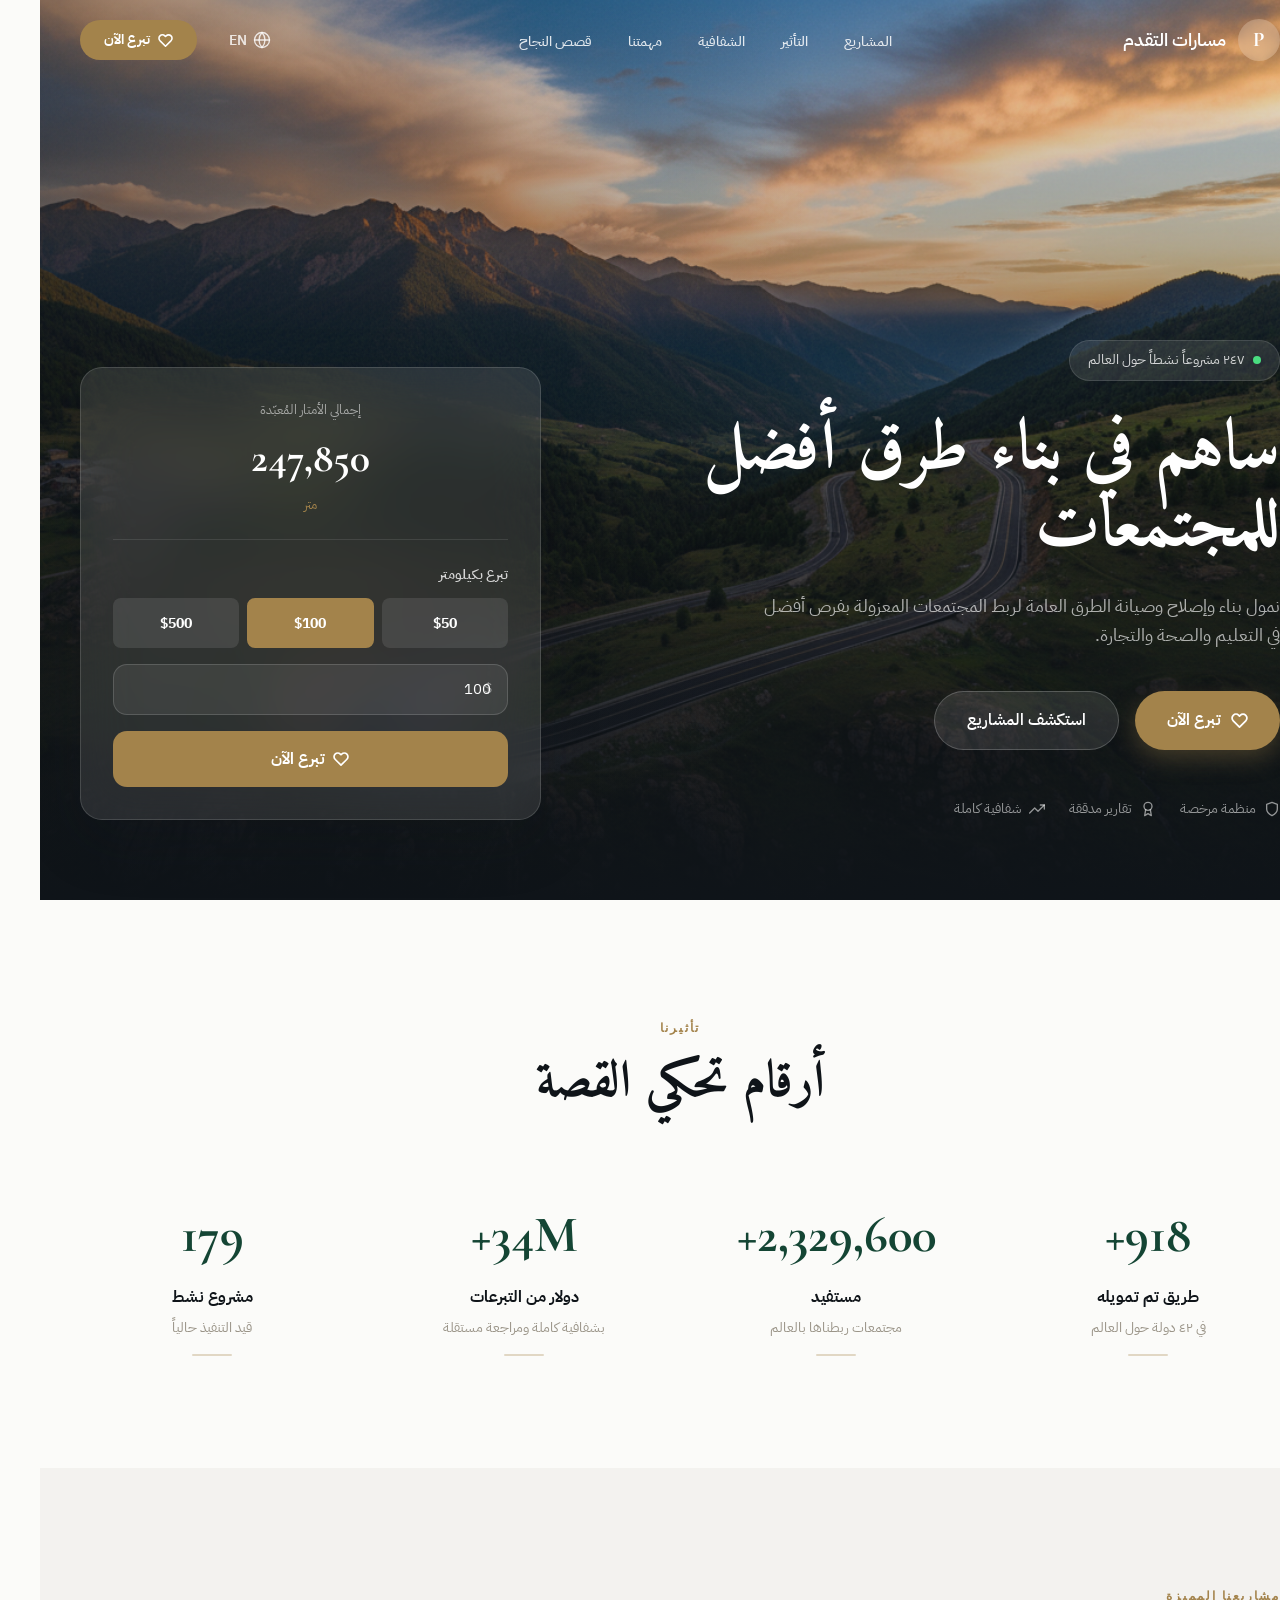
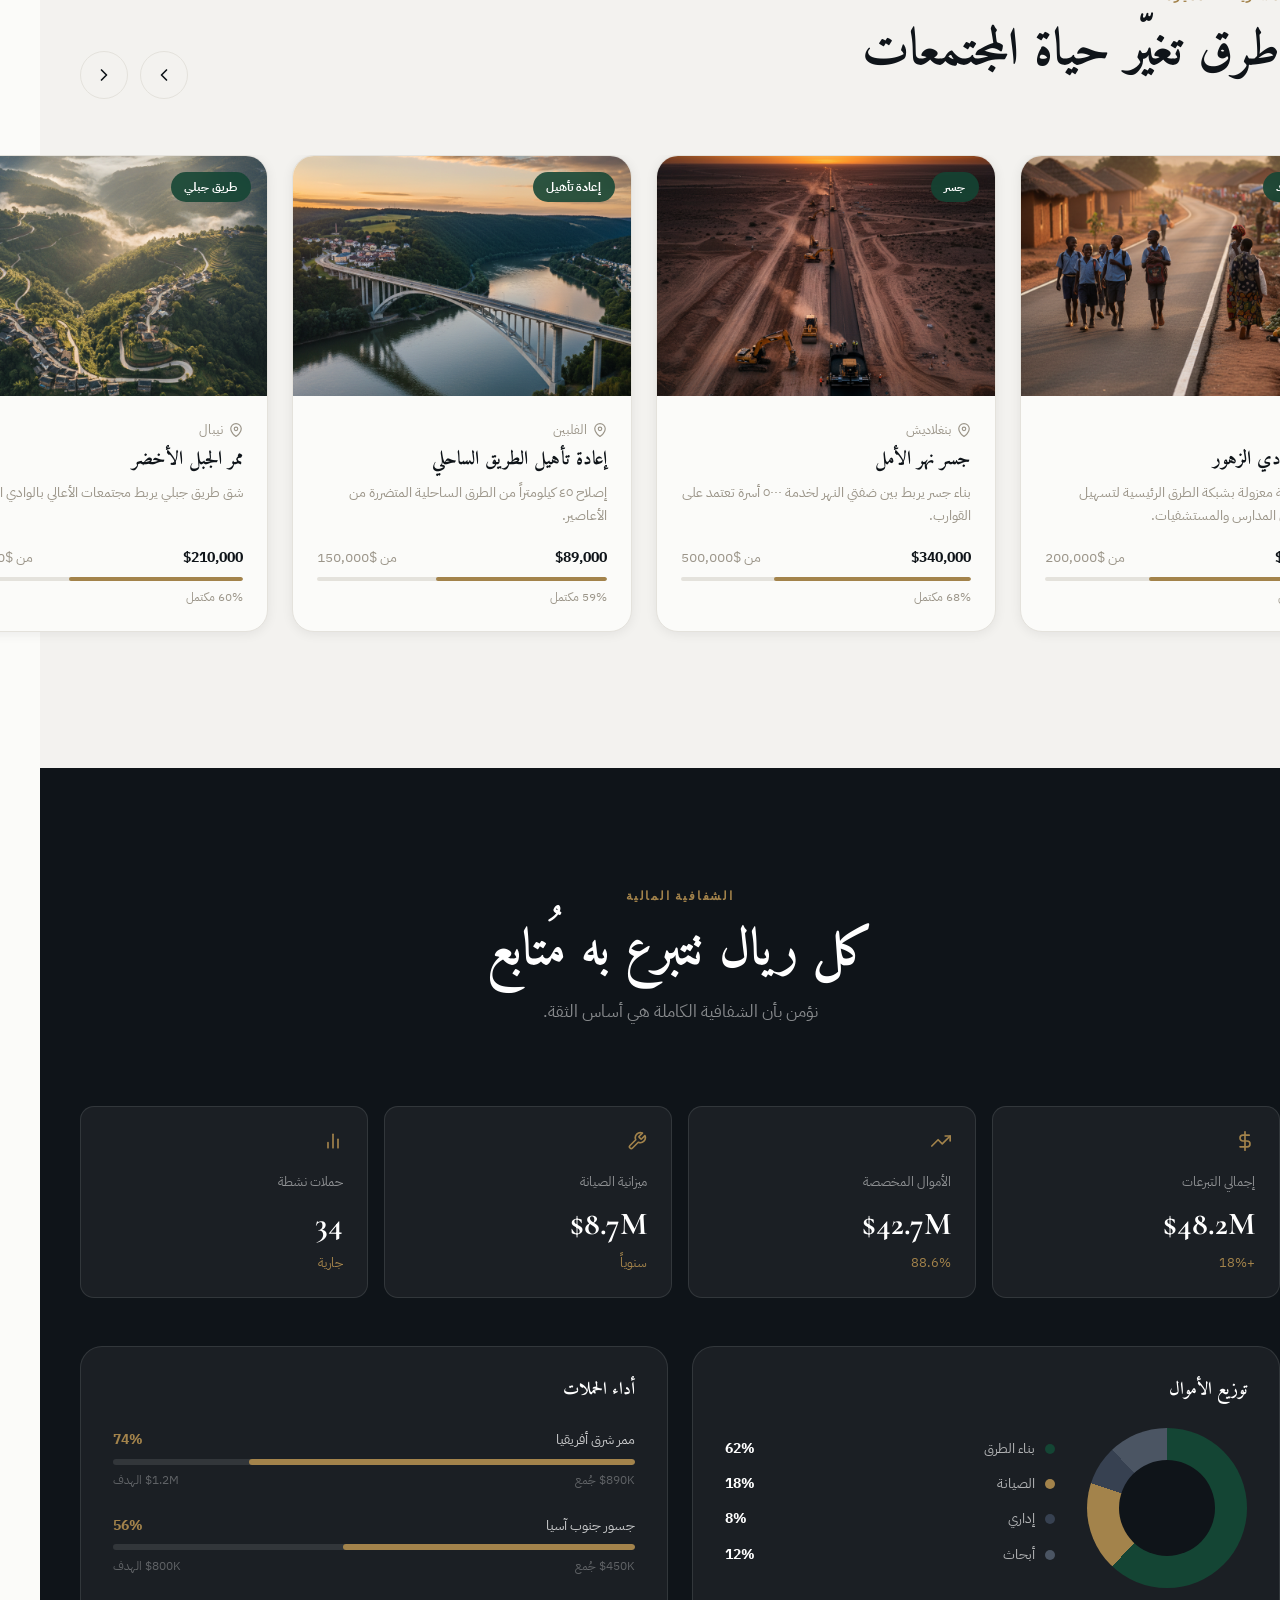
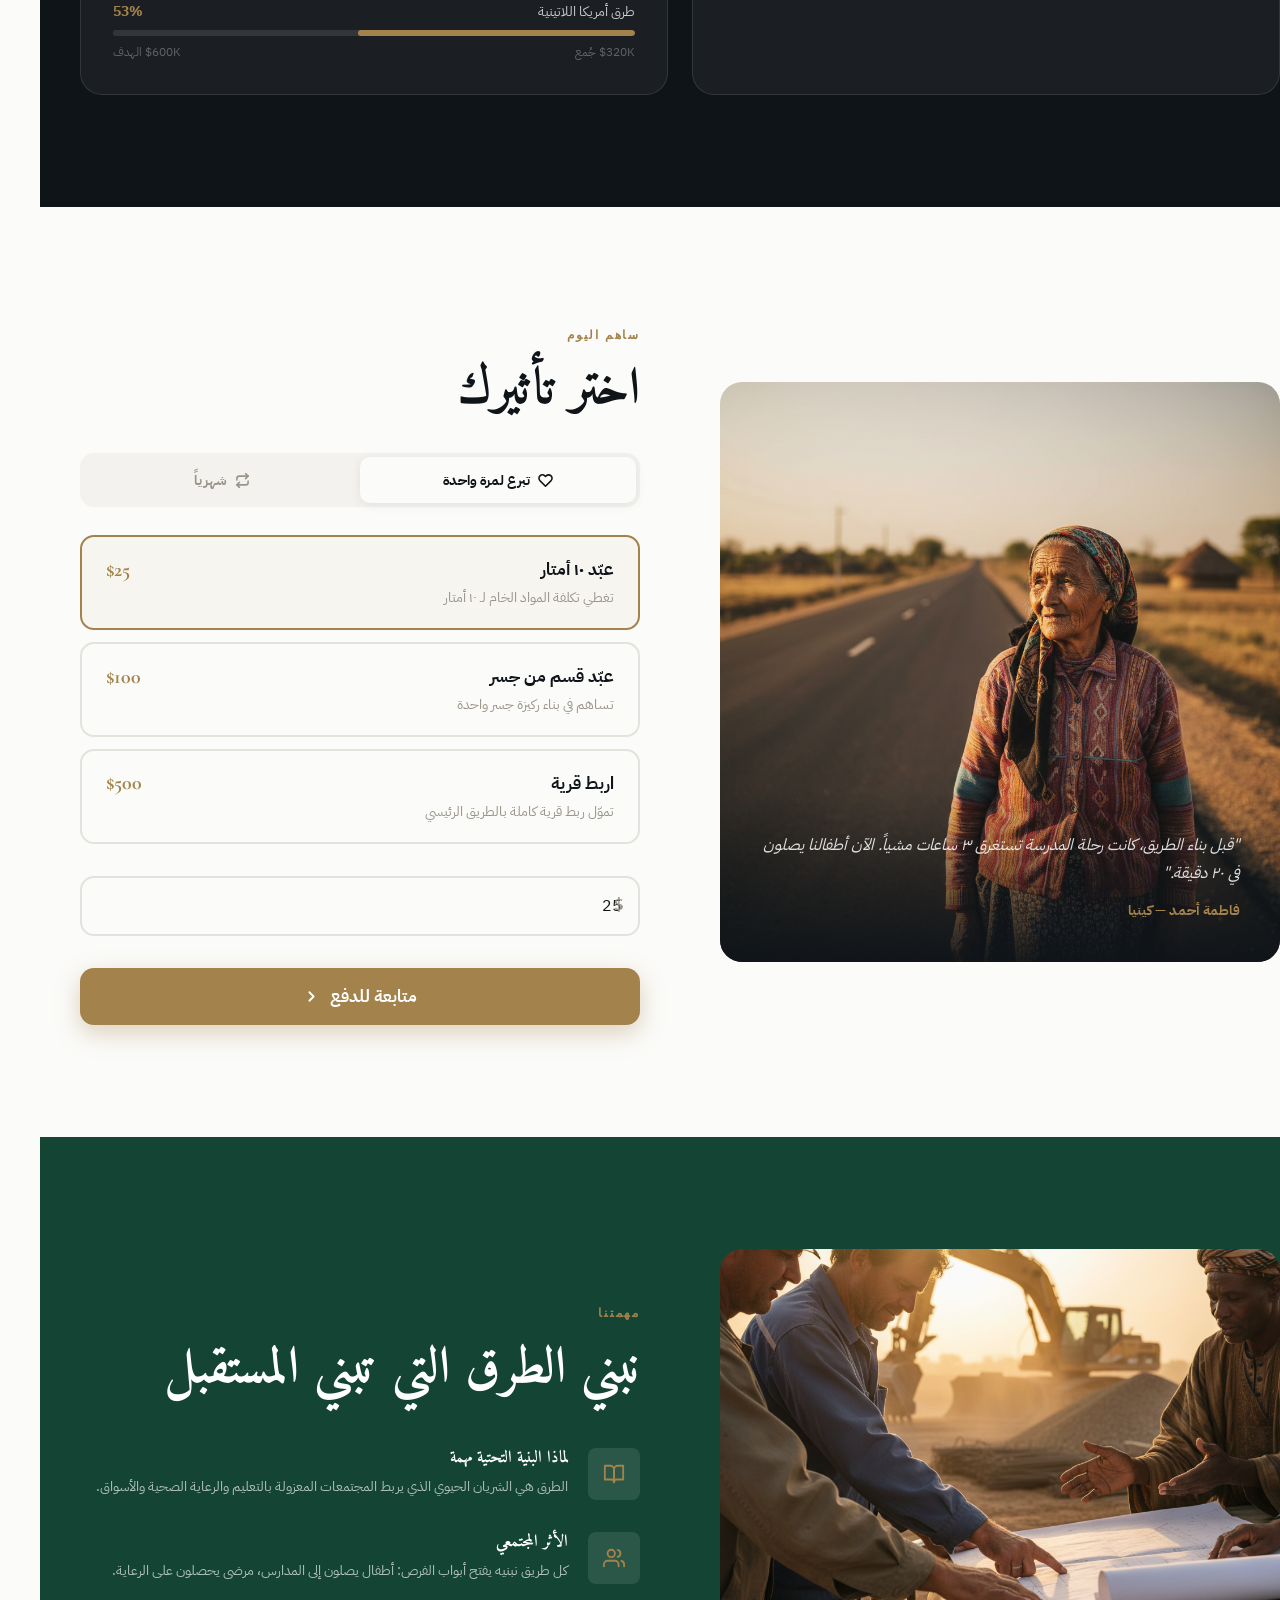
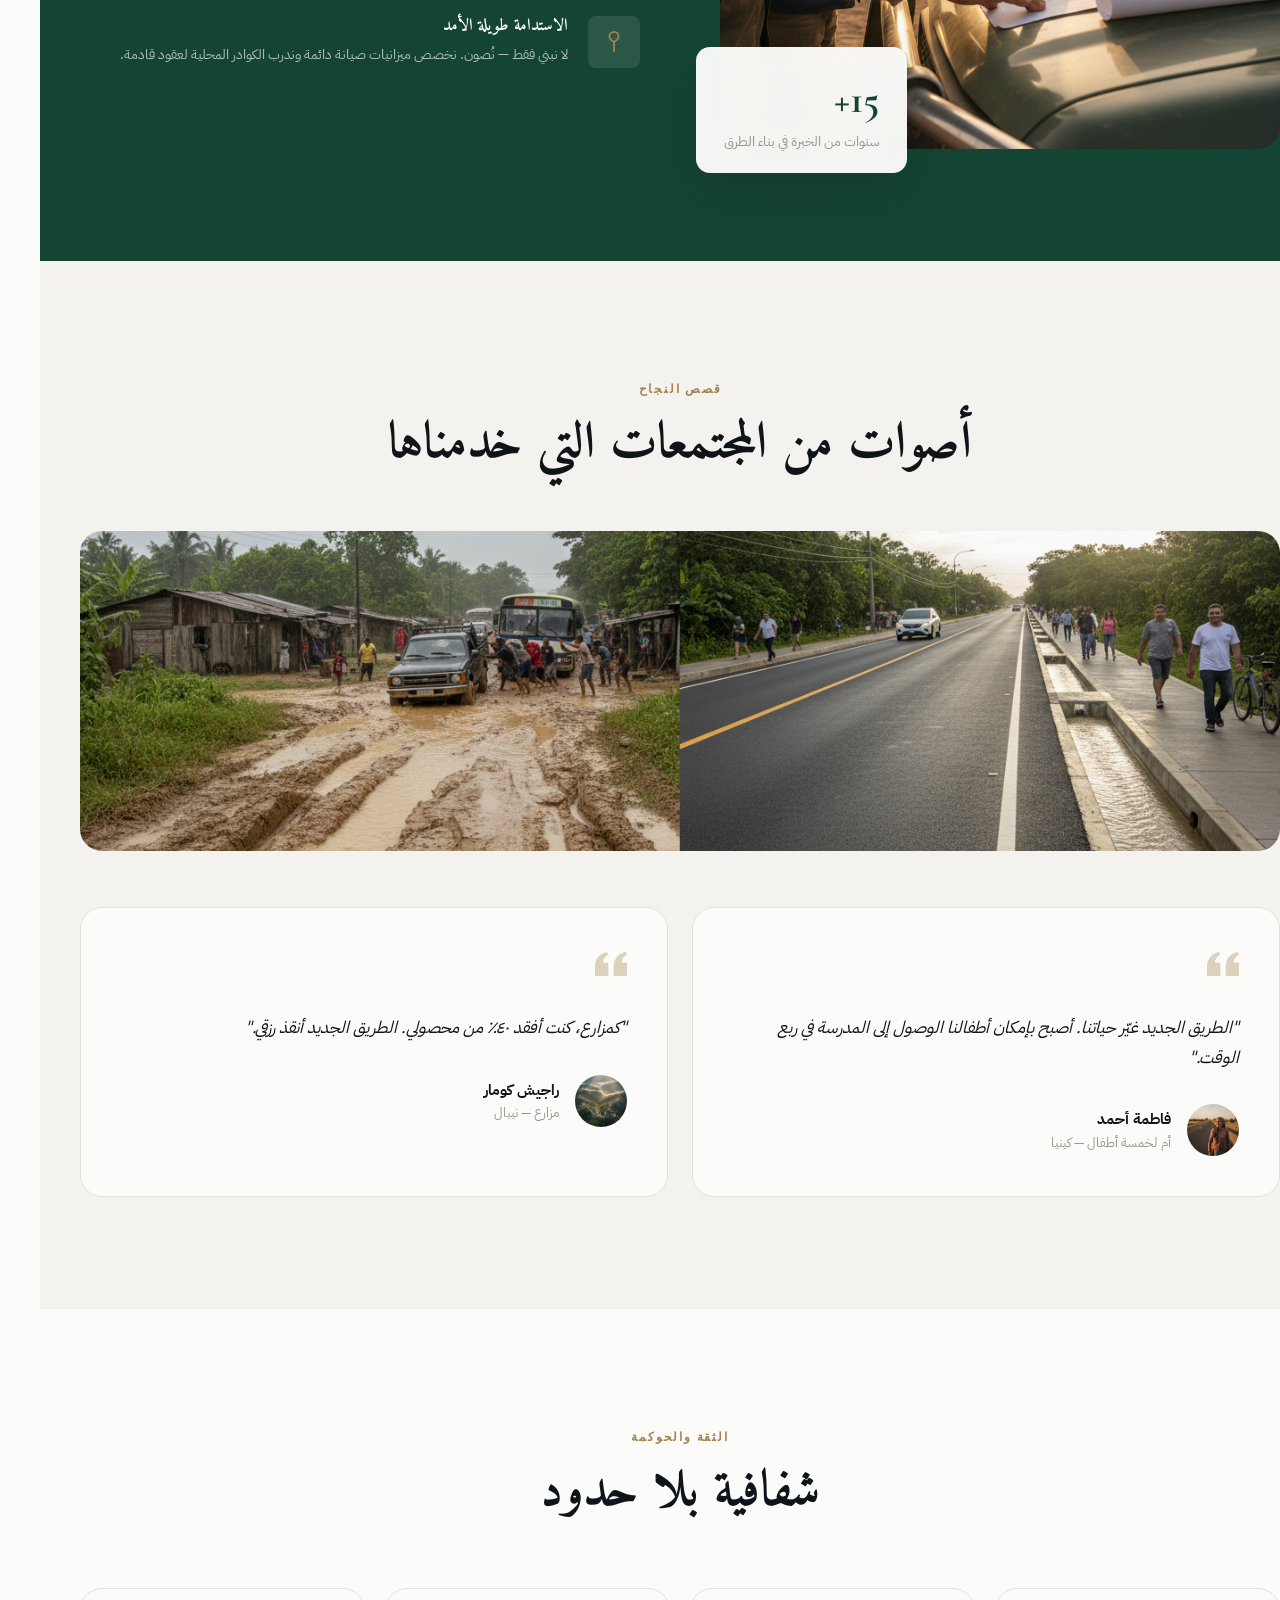
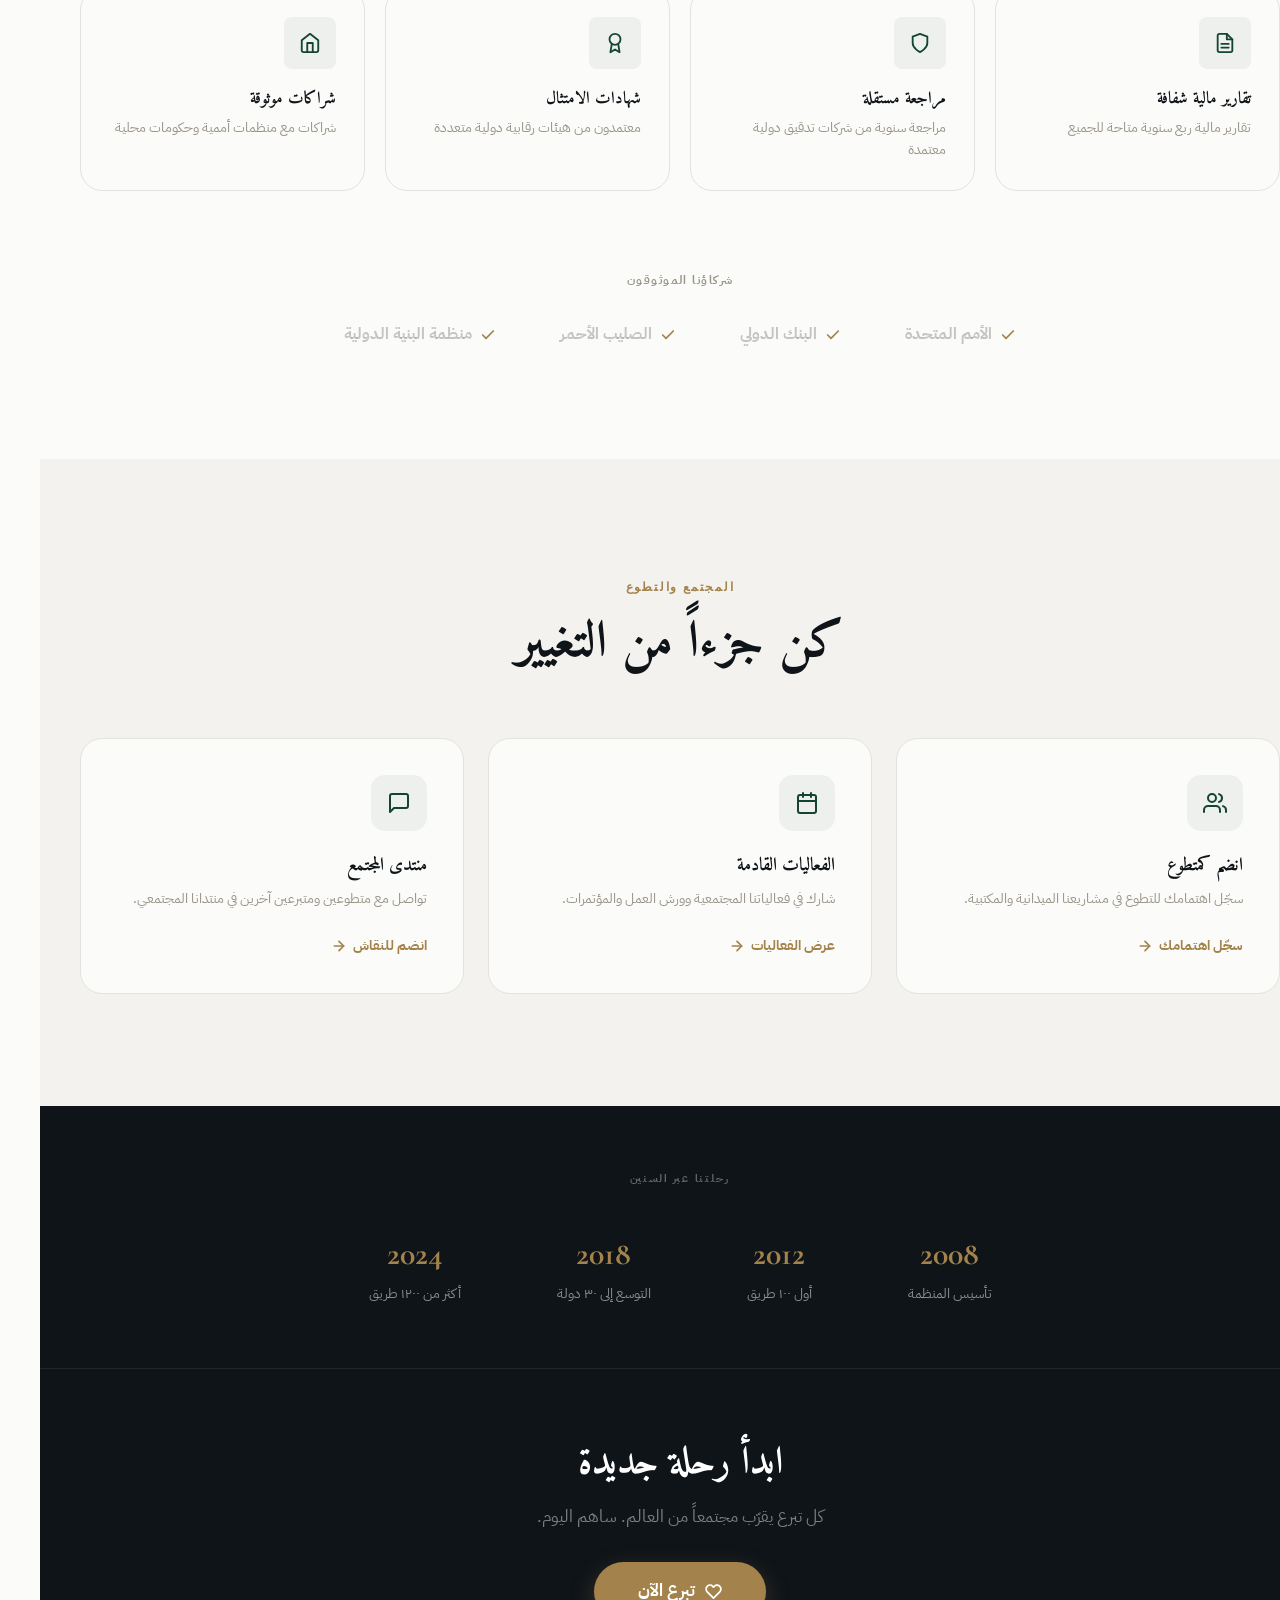
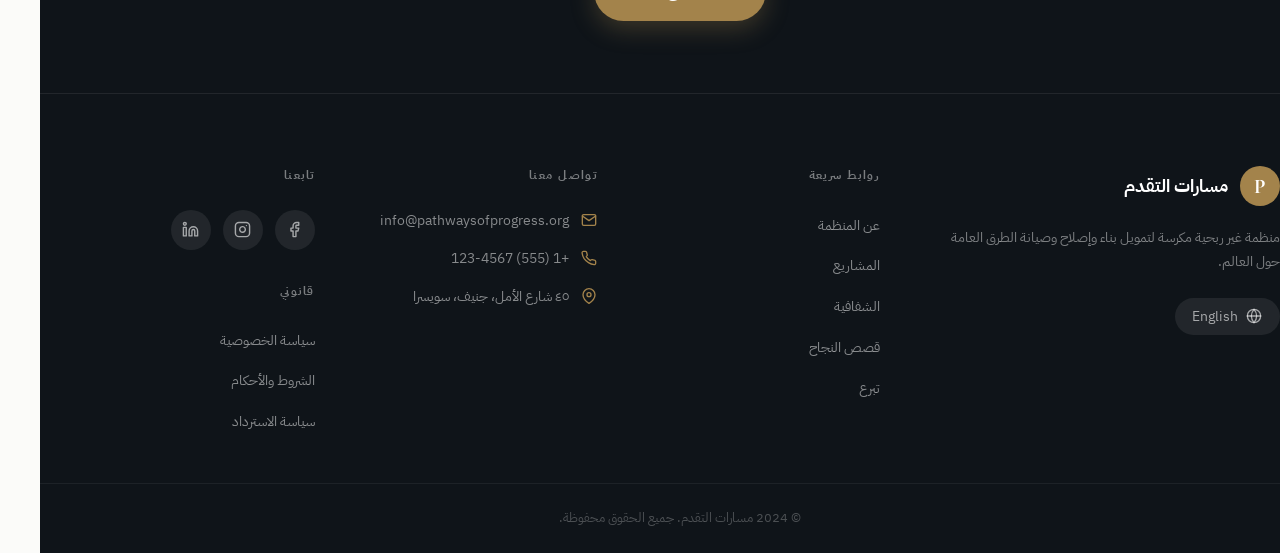
<file: index.html>
<!DOCTYPE html>
<html lang="ar" dir="rtl">
<head>
<meta charset="UTF-8" /><meta name="viewport" content="width=device-width, initial-scale=1.0" />
<title>مسارات التقدم | Pathways of Progress</title>
<meta name="description" content="منظمة غير ربحية لتمويل بناء وصيانة الطرق العامة | NGO financing road construction worldwide" />
<meta property="og:title" content="Pathways of Progress | مسارات التقدم" />
<link rel="stylesheet" href="style.css"/>
</head>
<body>

<!-- NAVBAR -->
<nav class="navbar" id="navbar">
  <div class="container">
    <a href="#" class="nav-logo">
      <div class="nav-logo-icon">P</div>
      <span class="nav-logo-text" data-ar="مسارات التقدم" data-en="Pathways">مسارات التقدم</span>
    </a>
    <ul class="nav-links">
      <li><a href="#projects" data-ar="المشاريع" data-en="Projects">المشاريع</a></li>
      <li><a href="#impact"   data-ar="التأثير"  data-en="Impact">التأثير</a></li>
      <li><a href="#transparency" data-ar="الشفافية" data-en="Transparency">الشفافية</a></li>
      <li><a href="#mission"  data-ar="مهمتنا"  data-en="Our Mission">مهمتنا</a></li>
      <li><a href="#stories"  data-ar="قصص النجاح" data-en="Stories">قصص النجاح</a></li>
    </ul>
    <div class="nav-right">
      <button class="lang-btn" onclick="toggleLang()">
        <svg width="18" height="18" viewBox="0 0 24 24" fill="none" stroke="currentColor" stroke-width="1.8" stroke-linecap="round" stroke-linejoin="round"><circle cx="12" cy="12" r="10"/><line x1="2" y1="12" x2="22" y2="12"/><path d="M12 2a15.3 15.3 0 0 1 4 10 15.3 15.3 0 0 1-4 10 15.3 15.3 0 0 1-4-10 15.3 15.3 0 0 1 4-10z"/></svg>
        <span id="langLabel">EN</span>
      </button>
      <a href="#donate" class="nav-donate-btn">
        <svg width="15" height="15" viewBox="0 0 24 24" fill="none" stroke="currentColor" stroke-width="2.5" stroke-linecap="round" stroke-linejoin="round"><path d="M20.84 4.61a5.5 5.5 0 0 0-7.78 0L12 5.67l-1.06-1.06a5.5 5.5 0 0 0-7.78 7.78l1.06 1.06L12 21.23l7.78-7.78 1.06-1.06a5.5 5.5 0 0 0 0-7.78z"/></svg>
        <span data-ar="تبرع الآن" data-en="Donate Now">تبرع الآن</span>
      </a>
      <button class="hamburger" onclick="openMenu()">
        <span></span><span></span><span></span>
      </button>
    </div>
  </div>
</nav>

<!-- MOBILE MENU -->
<div class="mobile-menu" id="mobileMenu">
  <div class="mobile-menu-head">
    <span style="font-size:1.1rem;font-weight:700;color:#fff" data-ar="مسارات التقدم" data-en="Pathways">مسارات التقدم</span>
    <button class="mobile-close" onclick="closeMenu()">✕</button>
  </div>
  <div class="mobile-body">
    <a href="#projects" onclick="closeMenu()" data-ar="المشاريع" data-en="Projects">المشاريع</a>
    <a href="#impact"   onclick="closeMenu()" data-ar="التأثير"  data-en="Impact">التأثير</a>
    <a href="#transparency" onclick="closeMenu()" data-ar="الشفافية" data-en="Transparency">الشفافية</a>
    <a href="#mission"  onclick="closeMenu()" data-ar="مهمتنا"  data-en="Our Mission">مهمتنا</a>
    <a href="#stories"  onclick="closeMenu()" data-ar="قصص النجاح" data-en="Stories">قصص النجاح</a>
    <a href="#donate" class="mobile-donate" onclick="closeMenu()" data-ar="تبرع الآن" data-en="Donate Now">تبرع الآن</a>
  </div>
</div>

<!-- HERO -->
<section class="hero" id="home">
  <div class="hero-bg">
    <img src="assets/01541a455_generated_3661d32f.png" alt="Aerial road view" />
    <div class="hero-overlay-t"></div><div class="hero-overlay-s"></div>
  </div>
  <div class="hero-inner"><div class="container">
    <div class="hero-grid">
      <div style="animation:fadeUp .9s ease both">
        <div class="hero-tag"><span class="hero-tag-dot"></span><span data-ar="٢٤٧ مشروعاً نشطاً حول العالم" data-en="247 Active Projects Worldwide">٢٤٧ مشروعاً نشطاً حول العالم</span></div>
        <h1 data-ar="ساهم في بناء طرق أفضل للمجتمعات" data-en="Help Build Better Roads for Communities">ساهم في بناء طرق أفضل للمجتمعات</h1>
        <p class="hero-sub" data-ar="نمول بناء وإصلاح وصيانة الطرق العامة لربط المجتمعات المعزولة بفرص أفضل في التعليم والصحة والتجارة." data-en="We finance construction, repair, and maintenance of public roads, connecting isolated communities to better education, healthcare, and economic opportunities.">نمول بناء وإصلاح وصيانة الطرق العامة لربط المجتمعات المعزولة بفرص أفضل في التعليم والصحة والتجارة.</p>
        <div class="hero-btns">
          <a href="#donate" class="btn-primary">
            <svg width="17" height="17" viewBox="0 0 24 24" fill="none" stroke="currentColor" stroke-width="2.5" stroke-linecap="round" stroke-linejoin="round"><path d="M20.84 4.61a5.5 5.5 0 0 0-7.78 0L12 5.67l-1.06-1.06a5.5 5.5 0 0 0-7.78 7.78l1.06 1.06L12 21.23l7.78-7.78 1.06-1.06a5.5 5.5 0 0 0 0-7.78z"/></svg>
            <span data-ar="تبرع الآن" data-en="Donate Now">تبرع الآن</span>
          </a>
          <a href="#projects" class="btn-ghost" data-ar="استكشف المشاريع" data-en="Explore Projects">استكشف المشاريع</a>
        </div>
        <div class="hero-trust">
          <div class="hero-trust-item"><svg viewBox="0 0 24 24"><path d="M12 22s8-4 8-10V5l-8-3-8 3v7c0 6 8 10 8 10z"/></svg><span data-ar="منظمة مرخصة" data-en="Licensed Organization">منظمة مرخصة</span></div>
          <div class="hero-trust-item"><svg viewBox="0 0 24 24"><circle cx="12" cy="8" r="6"/><path d="M15.477 12.89L17 22l-5-3-5 3 1.523-9.11"/></svg><span data-ar="تقارير مدققة" data-en="Audited Reports">تقارير مدققة</span></div>
          <div class="hero-trust-item"><svg viewBox="0 0 24 24"><polyline points="23 6 13.5 15.5 8.5 10.5 1 18"/><polyline points="17 6 23 6 23 12"/></svg><span data-ar="شفافية كاملة" data-en="Full Transparency">شفافية كاملة</span></div>
        </div>
      </div>
      <div class="donate-widget" style="animation:fadeUp .9s .35s ease both">
        <p class="widget-counter-label" data-ar="إجمالي الأمتار المُعبّدة" data-en="Total Meters Paved">إجمالي الأمتار المُعبّدة</p>
        <div class="widget-counter-num" id="meterCounter">247,850</div>
        <p class="widget-counter-unit" data-ar="متر" data-en="meters">متر</p>
        <div class="widget-divider"></div>
        <p class="widget-label" data-ar="تبرع بكيلومتر" data-en="Donate a Kilometer">تبرع بكيلومتر</p>
        <div class="amount-btns">
          <button class="amount-btn" onclick="selectAmount(this,'50')">$50</button>
          <button class="amount-btn active" onclick="selectAmount(this,'100')">$100</button>
          <button class="amount-btn" onclick="selectAmount(this,'500')">$500</button>
        </div>
        <div class="widget-input-wrap">
          <span class="widget-input-prefix">$</span>
          <input class="widget-input" type="number" id="heroAmount" value="100" />
        </div>
        <button class="widget-btn" onclick="scrollToDonate()">
          <svg width="16" height="16" viewBox="0 0 24 24" fill="none" stroke="currentColor" stroke-width="2.5" stroke-linecap="round" stroke-linejoin="round"><path d="M20.84 4.61a5.5 5.5 0 0 0-7.78 0L12 5.67l-1.06-1.06a5.5 5.5 0 0 0-7.78 7.78l1.06 1.06L12 21.23l7.78-7.78 1.06-1.06a5.5 5.5 0 0 0 0-7.78z"/></svg>
          <span data-ar="تبرع الآن" data-en="Donate Now">تبرع الآن</span>
        </button>
      </div>
    </div>
  </div></div>
</section>

<!-- IMPACT STATS -->
<section class="section stats-section" id="impact">
  <div class="container">
    <div class="text-center reveal">
      <span class="section-label" data-ar="تأثيرنا" data-en="Our Impact">تأثيرنا</span>
      <h2 class="section-title" data-ar="أرقام تحكي القصة" data-en="Numbers That Tell the Story">أرقام تحكي القصة</h2>
    </div>
    <div class="stats-grid">
      <div class="stat-card reveal reveal-delay-1"><span class="stat-num" data-target="1248" data-suffix="+">0+</span><p class="stat-label" data-ar="طريق تم تمويله" data-en="Roads Funded">طريق تم تمويله</p><p class="stat-desc" data-ar="في ٤٢ دولة حول العالم" data-en="Across 42 countries worldwide">في ٤٢ دولة حول العالم</p><div class="stat-line"></div></div>
      <div class="stat-card reveal reveal-delay-2"><span class="stat-num" data-target="3200000" data-suffix="+">0+</span><p class="stat-label" data-ar="مستفيد" data-en="Lives Impacted">مستفيد</p><p class="stat-desc" data-ar="مجتمعات ربطناها بالعالم" data-en="Communities connected to opportunity">مجتمعات ربطناها بالعالم</p><div class="stat-line"></div></div>
      <div class="stat-card reveal reveal-delay-3"><span class="stat-num" data-target="48" data-suffix="M+">0M+</span><p class="stat-label" data-ar="دولار من التبرعات" data-en="Raised in Donations">دولار من التبرعات</p><p class="stat-desc" data-ar="بشفافية كاملة ومراجعة مستقلة" data-en="Full transparency & audit">بشفافية كاملة ومراجعة مستقلة</p><div class="stat-line"></div></div>
      <div class="stat-card reveal reveal-delay-4"><span class="stat-num" data-target="247" data-suffix="">0</span><p class="stat-label" data-ar="مشروع نشط" data-en="Active Projects">مشروع نشط</p><p class="stat-desc" data-ar="قيد التنفيذ حالياً" data-en="Currently under construction">قيد التنفيذ حالياً</p><div class="stat-line"></div></div>
    </div>
  </div>
</section>

<!-- FEATURED PROJECTS -->
<section class="section projects-section" id="projects">
  <div class="container">
    <div class="projects-header reveal">
      <div><span class="section-label" data-ar="مشاريعنا المميزة" data-en="Featured Projects">مشاريعنا المميزة</span><h2 class="section-title" data-ar="طرق تغيّر حياة المجتمعات" data-en="Roads That Change Communities">طرق تغيّر حياة المجتمعات</h2></div>
      <div class="scroll-btns">
        <button class="scroll-btn" onclick="scrollProjects(-1)"><svg viewBox="0 0 24 24"><polyline points="15 18 9 12 15 6"/></svg></button>
        <button class="scroll-btn" onclick="scrollProjects(1)"><svg viewBox="0 0 24 24"><polyline points="9 18 15 12 9 6"/></svg></button>
      </div>
    </div>
  </div>
  <div class="projects-strip no-scroll" id="projectsStrip">
    <div class="project-card">
      <div class="project-img-wrap"><img src="assets/be9a8d438_generated_48acca72.png" alt="Valley Blossom Road" /><span class="project-badge" data-ar="طريق جديد" data-en="New Road">طريق جديد</span></div>
      <div class="project-body"><div class="project-loc"><svg viewBox="0 0 24 24"><path d="M21 10c0 7-9 13-9 13s-9-6-9-13a9 9 0 0 1 18 0z"/><circle cx="12" cy="10" r="3"/></svg><span data-ar="كينيا" data-en="Kenya">كينيا</span></div><h3 class="project-title" data-ar="طريق وادي الزهور" data-en="Valley Blossom Road">طريق وادي الزهور</h3><p class="project-desc" data-ar="ربط ١٢ قرية معزولة بشبكة الطرق الرئيسية لتسهيل الوصول إلى المدارس والمستشفيات." data-en="Connecting 12 isolated villages to the main road network for access to schools and hospitals.">ربط ١٢ قرية معزولة بشبكة الطرق الرئيسية لتسهيل الوصول إلى المدارس والمستشفيات.</p><div class="progress-nums"><span class="progress-raised">$128,000</span><span class="progress-goal" data-ar="من $200,000" data-en="of $200,000">من $200,000</span></div><div class="progress-bar"><div class="progress-fill" data-pct="64"></div></div><p class="progress-pct" data-ar="64% مكتمل" data-en="64% funded">64% مكتمل</p></div>
    </div>
    <div class="project-card">
      <div class="project-img-wrap"><img src="assets/9c3ffc624_generated_b6638727.png" alt="Hope River Bridge" /><span class="project-badge" data-ar="جسر" data-en="Bridge">جسر</span></div>
      <div class="project-body"><div class="project-loc"><svg viewBox="0 0 24 24"><path d="M21 10c0 7-9 13-9 13s-9-6-9-13a9 9 0 0 1 18 0z"/><circle cx="12" cy="10" r="3"/></svg><span data-ar="بنغلاديش" data-en="Bangladesh">بنغلاديش</span></div><h3 class="project-title" data-ar="جسر نهر الأمل" data-en="Hope River Bridge">جسر نهر الأمل</h3><p class="project-desc" data-ar="بناء جسر يربط بين ضفتي النهر لخدمة ٥٠٠٠ أسرة تعتمد على القوارب." data-en="Building a bridge across the river to serve 5,000 families dependent on boats.">بناء جسر يربط بين ضفتي النهر لخدمة ٥٠٠٠ أسرة تعتمد على القوارب.</p><div class="progress-nums"><span class="progress-raised">$340,000</span><span class="progress-goal" data-ar="من $500,000" data-en="of $500,000">من $500,000</span></div><div class="progress-bar"><div class="progress-fill" data-pct="68"></div></div><p class="progress-pct" data-ar="68% مكتمل" data-en="68% funded">68% مكتمل</p></div>
    </div>
    <div class="project-card">
      <div class="project-img-wrap"><img src="assets/48c802424_generated_2d0556cf.png" alt="Coastal Highway" /><span class="project-badge" data-ar="إعادة تأهيل" data-en="Rehabilitation">إعادة تأهيل</span></div>
      <div class="project-body"><div class="project-loc"><svg viewBox="0 0 24 24"><path d="M21 10c0 7-9 13-9 13s-9-6-9-13a9 9 0 0 1 18 0z"/><circle cx="12" cy="10" r="3"/></svg><span data-ar="الفلبين" data-en="Philippines">الفلبين</span></div><h3 class="project-title" data-ar="إعادة تأهيل الطريق الساحلي" data-en="Coastal Highway Rehab">إعادة تأهيل الطريق الساحلي</h3><p class="project-desc" data-ar="إصلاح ٤٥ كيلومتراً من الطرق الساحلية المتضررة من الأعاصير." data-en="Repairing 45km of coastal roads damaged by typhoons.">إصلاح ٤٥ كيلومتراً من الطرق الساحلية المتضررة من الأعاصير.</p><div class="progress-nums"><span class="progress-raised">$89,000</span><span class="progress-goal" data-ar="من $150,000" data-en="of $150,000">من $150,000</span></div><div class="progress-bar"><div class="progress-fill" data-pct="59"></div></div><p class="progress-pct" data-ar="59% مكتمل" data-en="59% funded">59% مكتمل</p></div>
    </div>
    <div class="project-card">
      <div class="project-img-wrap"><img src="assets/891f308a1_generated_f2b40994.png" alt="Green Mountain Pass" /><span class="project-badge" data-ar="طريق جبلي" data-en="Mountain Road">طريق جبلي</span></div>
      <div class="project-body"><div class="project-loc"><svg viewBox="0 0 24 24"><path d="M21 10c0 7-9 13-9 13s-9-6-9-13a9 9 0 0 1 18 0z"/><circle cx="12" cy="10" r="3"/></svg><span data-ar="نيبال" data-en="Nepal">نيبال</span></div><h3 class="project-title" data-ar="ممر الجبل الأخضر" data-en="Green Mountain Pass">ممر الجبل الأخضر</h3><p class="project-desc" data-ar="شق طريق جبلي يربط مجتمعات الأعالي بالوادي الرئيسي." data-en="Carving a mountain road connecting highland communities to the main valley.">شق طريق جبلي يربط مجتمعات الأعالي بالوادي الرئيسي.</p><div class="progress-nums"><span class="progress-raised">$210,000</span><span class="progress-goal" data-ar="من $350,000" data-en="of $350,000">من $350,000</span></div><div class="progress-bar"><div class="progress-fill" data-pct="60"></div></div><p class="progress-pct" data-ar="60% مكتمل" data-en="60% funded">60% مكتمل</p></div>
    </div>
  </div>
</section>

<!-- TRANSPARENCY DASHBOARD -->
<section class="section dashboard-section" id="transparency">
  <div class="container">
    <div class="text-center reveal" style="margin-bottom:5rem">
      <span class="section-label" data-ar="الشفافية المالية" data-en="Financial Transparency">الشفافية المالية</span>
      <h2 class="section-title" data-ar="كل ريال تتبرع به مُتابع" data-en="Every Dollar You Donate Is Tracked">كل ريال تتبرع به مُتابع</h2>
      <p class="section-subtitle" data-ar="نؤمن بأن الشفافية الكاملة هي أساس الثقة. تابع أين تذهب تبرعاتك في الوقت الفعلي." data-en="We believe full transparency is the foundation of trust. Track your donations in real time.">نؤمن بأن الشفافية الكاملة هي أساس الثقة.</p>
    </div>
    <div class="metrics-grid">
      <div class="metric-card reveal reveal-delay-1"><svg class="metric-icon" viewBox="0 0 24 24"><line x1="12" y1="1" x2="12" y2="23"/><path d="M17 5H9.5a3.5 3.5 0 0 0 0 7h5a3.5 3.5 0 0 1 0 7H6"/></svg><p class="metric-label" data-ar="إجمالي التبرعات" data-en="Total Raised">إجمالي التبرعات</p><p class="metric-val">$48.2M</p><p class="metric-change">+18%</p></div>
      <div class="metric-card reveal reveal-delay-2"><svg class="metric-icon" viewBox="0 0 24 24"><polyline points="23 6 13.5 15.5 8.5 10.5 1 18"/><polyline points="17 6 23 6 23 12"/></svg><p class="metric-label" data-ar="الأموال المخصصة" data-en="Funds Allocated">الأموال المخصصة</p><p class="metric-val">$42.7M</p><p class="metric-change">88.6%</p></div>
      <div class="metric-card reveal reveal-delay-3"><svg class="metric-icon" viewBox="0 0 24 24"><path d="M14.7 6.3a1 1 0 0 0 0 1.4l1.6 1.6a1 1 0 0 0 1.4 0l3.77-3.77a6 6 0 0 1-7.94 7.94l-6.91 6.91a2.12 2.12 0 0 1-3-3l6.91-6.91a6 6 0 0 1 7.94-7.94l-3.76 3.76z"/></svg><p class="metric-label" data-ar="ميزانية الصيانة" data-en="Maintenance Budget">ميزانية الصيانة</p><p class="metric-val">$8.7M</p><p class="metric-change" data-ar="سنوياً" data-en="Annually">سنوياً</p></div>
      <div class="metric-card reveal reveal-delay-4"><svg class="metric-icon" viewBox="0 0 24 24"><line x1="18" y1="20" x2="18" y2="10"/><line x1="12" y1="20" x2="12" y2="4"/><line x1="6" y1="20" x2="6" y2="14"/></svg><p class="metric-label" data-ar="حملات نشطة" data-en="Active Campaigns">حملات نشطة</p><p class="metric-val">34</p><p class="metric-change" data-ar="جارية" data-en="Ongoing">جارية</p></div>
    </div>
    <div class="dash-grid">
      <div class="dash-card reveal">
        <h3 class="dash-card-title" data-ar="توزيع الأموال" data-en="Fund Allocation">توزيع الأموال</h3>
        <div class="donut-wrap">
          <div class="donut"></div>
          <div class="donut-label-wrap">
            <div class="donut-item"><div class="donut-item-left"><div class="donut-dot" style="background:#144534"></div><span class="donut-item-name" data-ar="بناء الطرق" data-en="Road Construction">بناء الطرق</span></div><span class="donut-item-pct">62%</span></div>
            <div class="donut-item"><div class="donut-item-left"><div class="donut-dot" style="background:#A3834B"></div><span class="donut-item-name" data-ar="الصيانة" data-en="Maintenance">الصيانة</span></div><span class="donut-item-pct">18%</span></div>
            <div class="donut-item"><div class="donut-item-left"><div class="donut-dot" style="background:#374151"></div><span class="donut-item-name" data-ar="إداري" data-en="Administrative">إداري</span></div><span class="donut-item-pct">8%</span></div>
            <div class="donut-item"><div class="donut-item-left"><div class="donut-dot" style="background:#4B5563"></div><span class="donut-item-name" data-ar="أبحاث" data-en="Research">أبحاث</span></div><span class="donut-item-pct">12%</span></div>
          </div>
        </div>
      </div>
      <div class="dash-card reveal reveal-delay-2">
        <h3 class="dash-card-title" data-ar="أداء الحملات" data-en="Campaign Performance">أداء الحملات</h3>
        <div class="camp-item"><div class="camp-top"><span class="camp-name" data-ar="ممر شرق أفريقيا" data-en="East Africa Corridor">ممر شرق أفريقيا</span><span class="camp-pct">74%</span></div><div class="camp-bar"><div class="camp-fill" data-pct="74"></div></div><div class="camp-bottom"><span data-ar="$890K جُمع" data-en="$890K raised">$890K جُمع</span><span data-ar="$1.2M الهدف" data-en="$1.2M goal">$1.2M الهدف</span></div></div>
        <div class="camp-item"><div class="camp-top"><span class="camp-name" data-ar="جسور جنوب آسيا" data-en="South Asia Bridges">جسور جنوب آسيا</span><span class="camp-pct">56%</span></div><div class="camp-bar"><div class="camp-fill" data-pct="56"></div></div><div class="camp-bottom"><span data-ar="$450K جُمع" data-en="$450K raised">$450K جُمع</span><span data-ar="$800K الهدف" data-en="$800K goal">$800K الهدف</span></div></div>
        <div class="camp-item"><div class="camp-top"><span class="camp-name" data-ar="طرق أمريكا اللاتينية" data-en="Latin America Roads">طرق أمريكا اللاتينية</span><span class="camp-pct">53%</span></div><div class="camp-bar"><div class="camp-fill" data-pct="53"></div></div><div class="camp-bottom"><span data-ar="$320K جُمع" data-en="$320K raised">$320K جُمع</span><span data-ar="$600K الهدف" data-en="$600K goal">$600K الهدف</span></div></div>
      </div>
    </div>
  </div>
</section>

<!-- DONATION SECTION -->
<section class="section donate-section" id="donate">
  <div class="container">
    <div class="donate-grid">
      <div class="donate-testimonial">
        <img src="assets/49302e74b_generated_56e918d8.png" alt="Community beneficiary" />
        <div class="donate-testimonial-overlay">
          <p class="donate-quote" data-ar='"قبل بناء الطريق، كانت رحلة المدرسة تستغرق ٣ ساعات مشياً. الآن أطفالنا يصلون في ٢٠ دقيقة."' data-en='"Before the road, the journey to school took 3 hours on foot. Now our children arrive in 20 minutes."'>"قبل بناء الطريق، كانت رحلة المدرسة تستغرق ٣ ساعات مشياً. الآن أطفالنا يصلون في ٢٠ دقيقة."</p>
          <p class="donate-quotee" data-ar="فاطمة أحمد — كينيا" data-en="Fatima Ahmed — Kenya">فاطمة أحمد — كينيا</p>
        </div>
      </div>
      <div>
        <span class="section-label" data-ar="ساهم اليوم" data-en="Contribute Today">ساهم اليوم</span>
        <h2 class="section-title" style="margin-bottom:2rem" data-ar="اختر تأثيرك" data-en="Choose Your Impact">اختر تأثيرك</h2>
        <div id="donate-step1">
          <div class="type-toggle">
            <button class="type-btn active" id="typeOnce" onclick="setType('once')">
              <svg width="15" height="15" viewBox="0 0 24 24" fill="none" stroke="currentColor" stroke-width="2.5" stroke-linecap="round" stroke-linejoin="round"><path d="M20.84 4.61a5.5 5.5 0 0 0-7.78 0L12 5.67l-1.06-1.06a5.5 5.5 0 0 0-7.78 7.78l1.06 1.06L12 21.23l7.78-7.78 1.06-1.06a5.5 5.5 0 0 0 0-7.78z"/></svg>
              <span data-ar="تبرع لمرة واحدة" data-en="One-Time">تبرع لمرة واحدة</span>
            </button>
            <button class="type-btn" id="typeMonthly" onclick="setType('monthly')">
              <svg width="15" height="15" viewBox="0 0 24 24" fill="none" stroke="currentColor" stroke-width="2.5" stroke-linecap="round" stroke-linejoin="round"><polyline points="17 1 21 5 17 9"/><path d="M3 11V9a4 4 0 0 1 4-4h14"/><polyline points="7 23 3 19 7 15"/><path d="M21 13v2a4 4 0 0 1-4 4H3"/></svg>
              <span data-ar="شهرياً" data-en="Monthly">شهرياً</span>
            </button>
          </div>
          <div class="impact-options">
            <button class="impact-option selected" onclick="selectImpact(this,25)"><div class="impact-option-top"><span class="impact-label" data-ar="عبّد ١٠ أمتار" data-en="Fund 10 Meters">عبّد ١٠ أمتار</span><span class="impact-amount">$25</span></div><p class="impact-desc" data-ar="تغطي تكلفة المواد الخام لـ ١٠ أمتار" data-en="Covers raw materials for 10 meters of road">تغطي تكلفة المواد الخام لـ ١٠ أمتار</p></button>
            <button class="impact-option" onclick="selectImpact(this,100)"><div class="impact-option-top"><span class="impact-label" data-ar="عبّد قسم من جسر" data-en="Fund a Bridge Section">عبّد قسم من جسر</span><span class="impact-amount">$100</span></div><p class="impact-desc" data-ar="تساهم في بناء ركيزة جسر واحدة" data-en="Contributes to one bridge pillar construction">تساهم في بناء ركيزة جسر واحدة</p></button>
            <button class="impact-option" onclick="selectImpact(this,500)"><div class="impact-option-top"><span class="impact-label" data-ar="اربط قرية" data-en="Connect a Village">اربط قرية</span><span class="impact-amount">$500</span></div><p class="impact-desc" data-ar="تموّل ربط قرية كاملة بالطريق الرئيسي" data-en="Funds connecting an entire village to the main road">تموّل ربط قرية كاملة بالطريق الرئيسي</p></button>
          </div>
          <div class="custom-amount-wrap"><span class="custom-amount-prefix">$</span><input class="custom-amount-input" type="number" id="donateAmount" value="25" /></div>
          <button class="btn-primary" style="width:100%;justify-content:center;border-radius:14px;font-size:1.05rem" onclick="goStep2()">
            <span data-ar="متابعة للدفع" data-en="Continue to Payment">متابعة للدفع</span>
            <svg width="17" height="17" viewBox="0 0 24 24" fill="none" stroke="currentColor" stroke-width="2.5" stroke-linecap="round" stroke-linejoin="round"><polyline points="9 18 15 12 9 6"/></svg>
          </button>
        </div>
        <div id="donate-step2">
          <div class="summary-box"><span class="summary-label" data-ar="المبلغ المحدد" data-en="Selected Amount">المبلغ المحدد</span><span class="summary-amount" id="summaryAmount">$25</span></div>
          <p style="font-size:.9rem;font-weight:700;color:var(--obsidian);margin-bottom:.75rem" data-ar="اختر طريقة الدفع" data-en="Select Payment Method">اختر طريقة الدفع</p>
          <div class="pay-methods">
            <button class="pay-method selected" onclick="selectPay(this)"><svg viewBox="0 0 24 24"><rect x="1" y="4" width="22" height="16" rx="2"/><line x1="1" y1="10" x2="23" y2="10"/></svg><span data-ar="بطاقة ائتمان" data-en="Credit Card">بطاقة ائتمان</span></button>
            <button class="pay-method" onclick="selectPay(this)"><svg viewBox="0 0 24 24"><rect x="5" y="2" width="14" height="20" rx="2"/><line x1="12" y1="18" x2="12.01" y2="18"/></svg><span>Apple Pay</span></button>
            <button class="pay-method" onclick="selectPay(this)"><svg viewBox="0 0 24 24"><rect x="5" y="2" width="14" height="20" rx="2"/><line x1="12" y1="18" x2="12.01" y2="18"/></svg><span>Google Pay</span></button>
          </div>
          <input class="form-field" type="email" id="donorEmail" /><input class="form-field" type="text" id="donorName" />
          <div class="step-actions">
            <button class="btn-back" onclick="goStep1()" data-ar="رجوع" data-en="Back">رجوع</button>
            <button class="btn-complete" onclick="completeDonation()"><svg width="17" height="17" viewBox="0 0 24 24" fill="none" stroke="currentColor" stroke-width="2.5" stroke-linecap="round" stroke-linejoin="round"><polyline points="20 6 9 17 4 12"/></svg><span data-ar="أكمل التبرع" data-en="Complete Donation">أكمل التبرع</span></button>
          </div>
          <p class="receipt-note" data-ar="ستتلقى إيصالاً تلقائياً عبر البريد الإلكتروني. جميع التبرعات معفاة من الضرائب." data-en="You'll receive an automatic receipt by email. All donations are tax-deductible.">ستتلقى إيصالاً تلقائياً عبر البريد الإلكتروني.</p>
        </div>
      </div>
    </div>
  </div>
</section>

<!-- MISSION -->
<section class="section mission-section" id="mission">
  <div class="container">
    <div class="mission-grid">
      <div class="mission-img-col reveal">
        <div class="mission-img-wrap">
          <img src="assets/bfe17ab6e_generated_6d31a42b.png" alt="Engineers reviewing blueprints" />
          <div class="mission-float-card"><div class="mission-float-num">15+</div><div class="mission-float-text" data-ar="سنوات من الخبرة في بناء الطرق" data-en="Years of road construction expertise">سنوات من الخبرة في بناء الطرق</div></div>
        </div>
      </div>
      <div class="mission-text-col reveal reveal-delay-2">
        <span class="section-label" data-ar="مهمتنا" data-en="Our Mission">مهمتنا</span>
        <h2 class="section-title" style="margin-bottom:3rem" data-ar="نبني الطرق التي تبني المستقبل" data-en="Building Roads That Build Futures">نبني الطرق التي تبني المستقبل</h2>
        <div class="mission-pillar"><div class="mission-pillar-icon"><svg viewBox="0 0 24 24"><path d="M2 3h6a4 4 0 0 1 4 4v14a3 3 0 0 0-3-3H2z"/><path d="M22 3h-6a4 4 0 0 0-4 4v14a3 3 0 0 1 3-3h7z"/></svg></div><div><h3 class="mission-pillar-title" data-ar="لماذا البنية التحتية مهمة" data-en="Why Road Infrastructure Matters">لماذا البنية التحتية مهمة</h3><p class="mission-pillar-desc" data-ar="الطرق هي الشريان الحيوي الذي يربط المجتمعات المعزولة بالتعليم والرعاية الصحية والأسواق." data-en="Roads are the vital arteries connecting isolated communities to education, healthcare, and markets.">الطرق هي الشريان الحيوي الذي يربط المجتمعات المعزولة بالتعليم والرعاية الصحية والأسواق.</p></div></div>
        <div class="mission-pillar"><div class="mission-pillar-icon"><svg viewBox="0 0 24 24"><path d="M17 21v-2a4 4 0 0 0-4-4H5a4 4 0 0 0-4 4v2"/><circle cx="9" cy="7" r="4"/><path d="M23 21v-2a4 4 0 0 0-3-3.87"/><path d="M16 3.13a4 4 0 0 1 0 7.75"/></svg></div><div><h3 class="mission-pillar-title" data-ar="الأثر المجتمعي" data-en="Community Impact">الأثر المجتمعي</h3><p class="mission-pillar-desc" data-ar="كل طريق نبنيه يفتح أبواب الفرص: أطفال يصلون إلى المدارس، مرضى يحصلون على الرعاية، مزارعون يبيعون محاصيلهم." data-en="Every road we build opens doors: children reach schools, patients access care, farmers sell their crops.">كل طريق نبنيه يفتح أبواب الفرص: أطفال يصلون إلى المدارس، مرضى يحصلون على الرعاية.</p></div></div>
        <div class="mission-pillar"><div class="mission-pillar-icon"><svg viewBox="0 0 24 24"><path d="M12 22V12M12 12C12 12 7 9 7 6a5 5 0 0 1 10 0c0 3-5 6-5 6z"/></svg></div><div><h3 class="mission-pillar-title" data-ar="الاستدامة طويلة الأمد" data-en="Long-Term Sustainability">الاستدامة طويلة الأمد</h3><p class="mission-pillar-desc" data-ar="لا نبني فقط — نُصون. نخصص ميزانيات صيانة دائمة وندرب الكوادر المحلية لعقود قادمة." data-en="We don't just build — we maintain. Permanent maintenance budgets and local team training for decades.">لا نبني فقط — نُصون. نخصص ميزانيات صيانة دائمة وندرب الكوادر المحلية لعقود قادمة.</p></div></div>
      </div>
    </div>
  </div>
</section>

<!-- SUCCESS STORIES -->
<section class="section stories-section" id="stories">
  <div class="container">
    <div class="text-center reveal" style="margin-bottom:3.5rem"><span class="section-label" data-ar="قصص النجاح" data-en="Success Stories">قصص النجاح</span><h2 class="section-title" data-ar="أصوات من المجتمعات التي خدمناها" data-en="Voices from Communities We Served">أصوات من المجتمعات التي خدمناها</h2></div>
    <div class="before-after reveal"><img src="assets/301f1b83b_generated_b7a5b548.png" alt="Before and after road construction" /></div>
    <div class="stories-grid">
      <div class="story-card reveal reveal-delay-1"><svg class="quote-icon" viewBox="0 0 24 24" fill="currentColor"><path d="M14.017 21v-7.391c0-5.704 3.731-9.57 8.983-10.609l.995 2.151c-2.432.917-3.995 3.638-3.995 5.849h4v10h-9.983zm-14.017 0v-7.391c0-5.704 3.748-9.57 9-10.609l.996 2.151c-2.433.917-3.996 3.638-3.996 5.849h3.983v10h-9.983z"/></svg><p class="story-quote" data-ar='"الطريق الجديد غيّر حياتنا. أصبح بإمكان أطفالنا الوصول إلى المدرسة في ربع الوقت، وبات بإمكان سيارة الإسعاف الوصول إلينا."' data-en='"The new road changed our lives. Our children can reach school in a quarter of the time, and ambulances can finally reach us."'>"الطريق الجديد غيّر حياتنا. أصبح بإمكان أطفالنا الوصول إلى المدرسة في ربع الوقت."</p><div class="story-person"><img src="assets/49302e74b_generated_56e918d8.png" alt="Fatima Ahmed" class="story-avatar" /><div><p class="story-name" data-ar="فاطمة أحمد" data-en="Fatima Ahmed">فاطمة أحمد</p><p class="story-role" data-ar="أم لخمسة أطفال — كينيا" data-en="Mother of five — Kenya">أم لخمسة أطفال — كينيا</p></div></div></div>
      <div class="story-card reveal reveal-delay-2"><svg class="quote-icon" viewBox="0 0 24 24" fill="currentColor"><path d="M14.017 21v-7.391c0-5.704 3.731-9.57 8.983-10.609l.995 2.151c-2.432.917-3.995 3.638-3.995 5.849h4v10h-9.983zm-14.017 0v-7.391c0-5.704 3.748-9.57 9-10.609l.996 2.151c-2.433.917-3.996 3.638-3.996 5.849h3.983v10h-9.983z"/></svg><p class="story-quote" data-ar='"كمزارع، كنت أفقد ٤٠٪ من محصولي بسبب عدم قدرتي على نقله في الوقت المناسب. الطريق الجديد أنقذ رزقي."' data-en='"As a farmer, I used to lose 40% of my harvest because I couldn\'t transport it in time. The new road saved my livelihood.>"كمزارع، كنت أفقد ٤٠٪ من محصولي. الطريق الجديد أنقذ رزقي."</p><div class="story-person"><img src="assets/891f308a1_generated_f2b40994.png" alt="Rajesh Kumar" class="story-avatar" /><div><p class="story-name" data-ar="راجيش كومار" data-en="Rajesh Kumar">راجيش كومار</p><p class="story-role" data-ar="مزارع — نيبال" data-en="Farmer — Nepal">مزارع — نيبال</p></div></div></div>
    </div>
  </div>
</section>

<!-- TRUST & GOVERNANCE -->
<section class="section trust-section">
  <div class="container">
    <div class="text-center reveal" style="margin-bottom:4rem"><span class="section-label" data-ar="الثقة والحوكمة" data-en="Trust & Governance">الثقة والحوكمة</span><h2 class="section-title" data-ar="شفافية بلا حدود" data-en="Boundless Transparency">شفافية بلا حدود</h2></div>
    <div class="trust-grid">
      <div class="trust-card reveal reveal-delay-1"><div class="trust-icon"><svg viewBox="0 0 24 24"><path d="M14 2H6a2 2 0 0 0-2 2v16a2 2 0 0 0 2 2h12a2 2 0 0 0 2-2V8z"/><polyline points="14 2 14 8 20 8"/><line x1="16" y1="13" x2="8" y2="13"/><line x1="16" y1="17" x2="8" y2="17"/></svg></div><h3 class="trust-card-title" data-ar="تقارير مالية شفافة" data-en="Transparent Financial Reports">تقارير مالية شفافة</h3><p class="trust-card-desc" data-ar="تقارير مالية ربع سنوية متاحة للجميع" data-en="Quarterly financial reports available to everyone">تقارير مالية ربع سنوية متاحة للجميع</p></div>
      <div class="trust-card reveal reveal-delay-2"><div class="trust-icon"><svg viewBox="0 0 24 24"><path d="M12 22s8-4 8-10V5l-8-3-8 3v7c0 6 8 10 8 10z"/></svg></div><h3 class="trust-card-title" data-ar="مراجعة مستقلة" data-en="Independent Audits">مراجعة مستقلة</h3><p class="trust-card-desc" data-ar="مراجعة سنوية من شركات تدقيق دولية معتمدة" data-en="Annual audits by certified international firms">مراجعة سنوية من شركات تدقيق دولية معتمدة</p></div>
      <div class="trust-card reveal reveal-delay-3"><div class="trust-icon"><svg viewBox="0 0 24 24"><circle cx="12" cy="8" r="6"/><path d="M15.477 12.89L17 22l-5-3-5 3 1.523-9.11"/></svg></div><h3 class="trust-card-title" data-ar="شهادات الامتثال" data-en="Compliance Certificates">شهادات الامتثال</h3><p class="trust-card-desc" data-ar="معتمدون من هيئات رقابية دولية متعددة" data-en="Certified by multiple international regulatory bodies">معتمدون من هيئات رقابية دولية متعددة</p></div>
      <div class="trust-card reveal reveal-delay-4"><div class="trust-icon"><svg viewBox="0 0 24 24"><path d="M3 9l9-7 9 7v11a2 2 0 0 1-2 2H5a2 2 0 0 1-2-2z"/><polyline points="9 22 9 12 15 12 15 22"/></svg></div><h3 class="trust-card-title" data-ar="شراكات موثوقة" data-en="Trusted Partnerships">شراكات موثوقة</h3><p class="trust-card-desc" data-ar="شراكات مع منظمات أممية وحكومات محلية" data-en="Partnerships with UN organizations and local governments">شراكات مع منظمات أممية وحكومات محلية</p></div>
    </div>
    <div class="reveal"><p class="partners-label" data-ar="شركاؤنا الموثوقون" data-en="Our Trusted Partners">شركاؤنا الموثوقون</p>
    <div class="partners-row">
      <div class="partner-item"><svg viewBox="0 0 24 24"><polyline points="20 6 9 17 4 12"/></svg><span data-ar="الأمم المتحدة" data-en="United Nations">الأمم المتحدة</span></div>
      <div class="partner-item"><svg viewBox="0 0 24 24"><polyline points="20 6 9 17 4 12"/></svg><span data-ar="البنك الدولي" data-en="World Bank">البنك الدولي</span></div>
      <div class="partner-item"><svg viewBox="0 0 24 24"><polyline points="20 6 9 17 4 12"/></svg><span data-ar="الصليب الأحمر" data-en="Red Cross">الصليب الأحمر</span></div>
      <div class="partner-item"><svg viewBox="0 0 24 24"><polyline points="20 6 9 17 4 12"/></svg><span data-ar="منظمة البنية الدولية" data-en="Global Infrastructure Org">منظمة البنية الدولية</span></div>
    </div></div>
  </div>
</section>

<!-- VOLUNTEER -->
<section class="section volunteer-section">
  <div class="container">
    <div class="text-center reveal"><span class="section-label" data-ar="المجتمع والتطوع" data-en="Community & Volunteering">المجتمع والتطوع</span><h2 class="section-title" data-ar="كن جزءاً من التغيير" data-en="Be Part of the Change">كن جزءاً من التغيير</h2></div>
    <div class="volunteer-grid">
      <div class="vol-card reveal reveal-delay-1"><div class="vol-icon"><svg viewBox="0 0 24 24"><path d="M17 21v-2a4 4 0 0 0-4-4H5a4 4 0 0 0-4 4v2"/><circle cx="9" cy="7" r="4"/><path d="M23 21v-2a4 4 0 0 0-3-3.87"/><path d="M16 3.13a4 4 0 0 1 0 7.75"/></svg></div><h3 class="vol-title" data-ar="انضم كمتطوع" data-en="Join as Volunteer">انضم كمتطوع</h3><p class="vol-desc" data-ar="سجّل اهتمامك للتطوع في مشاريعنا الميدانية والمكتبية." data-en="Register your interest to volunteer in our field and office projects.">سجّل اهتمامك للتطوع في مشاريعنا الميدانية والمكتبية.</p><a href="#" class="vol-link"><span data-ar="سجّل اهتمامك" data-en="Register Interest">سجّل اهتمامك</span><svg viewBox="0 0 24 24"><line x1="5" y1="12" x2="19" y2="12"/><polyline points="12 5 19 12 12 19"/></svg></a></div>
      <div class="vol-card reveal reveal-delay-2"><div class="vol-icon"><svg viewBox="0 0 24 24"><rect x="3" y="4" width="18" height="18" rx="2"/><line x1="16" y1="2" x2="16" y2="6"/><line x1="8" y1="2" x2="8" y2="6"/><line x1="3" y1="10" x2="21" y2="10"/></svg></div><h3 class="vol-title" data-ar="الفعاليات القادمة" data-en="Upcoming Events">الفعاليات القادمة</h3><p class="vol-desc" data-ar="شارك في فعالياتنا المجتمعية وورش العمل والمؤتمرات." data-en="Participate in our community events, workshops, and conferences.">شارك في فعالياتنا المجتمعية وورش العمل والمؤتمرات.</p><a href="#" class="vol-link"><span data-ar="عرض الفعاليات" data-en="View Events">عرض الفعاليات</span><svg viewBox="0 0 24 24"><line x1="5" y1="12" x2="19" y2="12"/><polyline points="12 5 19 12 12 19"/></svg></a></div>
      <div class="vol-card reveal reveal-delay-3"><div class="vol-icon"><svg viewBox="0 0 24 24"><path d="M21 15a2 2 0 0 1-2 2H7l-4 4V5a2 2 0 0 1 2-2h14a2 2 0 0 1 2 2z"/></svg></div><h3 class="vol-title" data-ar="منتدى المجتمع" data-en="Community Forum">منتدى المجتمع</h3><p class="vol-desc" data-ar="تواصل مع متطوعين ومتبرعين آخرين في منتدانا المجتمعي." data-en="Connect with other volunteers and donors in our community forum.">تواصل مع متطوعين ومتبرعين آخرين في منتدانا المجتمعي.</p><a href="#" class="vol-link"><span data-ar="انضم للنقاش" data-en="Join Discussion">انضم للنقاش</span><svg viewBox="0 0 24 24"><line x1="5" y1="12" x2="19" y2="12"/><polyline points="12 5 19 12 12 19"/></svg></a></div>
    </div>
  </div>
</section>

<!-- FOOTER -->
<footer class="footer">
  <div class="footer-timeline"><div class="container"><p class="timeline-label" data-ar="رحلتنا عبر السنين" data-en="Our Journey Through the Years">رحلتنا عبر السنين</p><div class="timeline-row"><div class="timeline-item"><div class="timeline-year">2008</div><div class="timeline-event" data-ar="تأسيس المنظمة" data-en="Organization Founded">تأسيس المنظمة</div></div><div class="timeline-item"><div class="timeline-year">2012</div><div class="timeline-event" data-ar="أول ١٠٠ طريق" data-en="First 100 Roads">أول ١٠٠ طريق</div></div><div class="timeline-item"><div class="timeline-year">2018</div><div class="timeline-event" data-ar="التوسع إلى ٣٠ دولة" data-en="Expanded to 30 Countries">التوسع إلى ٣٠ دولة</div></div><div class="timeline-item"><div class="timeline-year">2024</div><div class="timeline-event" data-ar="أكثر من ١٢٠٠ طريق" data-en="Over 1,200 Roads Built">أكثر من ١٢٠٠ طريق</div></div></div></div></div>
  <div class="footer-cta"><div class="container"><h3 data-ar="ابدأ رحلة جديدة" data-en="Start a New Journey">ابدأ رحلة جديدة</h3><p data-ar="كل تبرع يقرّب مجتمعاً من العالم. ساهم اليوم." data-en="Every donation brings a community closer to the world. Contribute today.">كل تبرع يقرّب مجتمعاً من العالم. ساهم اليوم.</p><a href="#donate" class="footer-cta-btn"><svg width="17" height="17" viewBox="0 0 24 24" fill="none" stroke="currentColor" stroke-width="2.5" stroke-linecap="round" stroke-linejoin="round"><path d="M20.84 4.61a5.5 5.5 0 0 0-7.78 0L12 5.67l-1.06-1.06a5.5 5.5 0 0 0-7.78 7.78l1.06 1.06L12 21.23l7.78-7.78 1.06-1.06a5.5 5.5 0 0 0 0-7.78z"/></svg><span data-ar="تبرع الآن" data-en="Donate Now">تبرع الآن</span></a></div></div>
  <div class="footer-main"><div class="container"><div class="footer-grid">
    <div><div class="footer-brand-logo"><div class="footer-brand-icon">P</div><span class="footer-brand-name" data-ar="مسارات التقدم" data-en="Pathways of Progress">مسارات التقدم</span></div><p class="footer-brand-desc" data-ar="منظمة غير ربحية مكرسة لتمويل بناء وإصلاح وصيانة الطرق العامة حول العالم." data-en="A non-profit dedicated to financing construction, repair, and maintenance of public roads worldwide.">منظمة غير ربحية مكرسة لتمويل بناء وإصلاح وصيانة الطرق العامة حول العالم.</p><button class="lang-switch-btn" onclick="toggleLang()"><svg viewBox="0 0 24 24"><circle cx="12" cy="12" r="10"/><line x1="2" y1="12" x2="22" y2="12"/><path d="M12 2a15.3 15.3 0 0 1 4 10 15.3 15.3 0 0 1-4 10 15.3 15.3 0 0 1-4-10 15.3 15.3 0 0 1 4-10z"/></svg><span id="footerLangLabel">English</span></button></div>
    <div><p class="footer-col-title" data-ar="روابط سريعة" data-en="Quick Links">روابط سريعة</p><ul class="footer-links"><li><a href="#mission" data-ar="عن المنظمة" data-en="About Us">عن المنظمة</a></li><li><a href="#projects" data-ar="المشاريع" data-en="Projects">المشاريع</a></li><li><a href="#transparency" data-ar="الشفافية" data-en="Transparency">الشفافية</a></li><li><a href="#stories" data-ar="قصص النجاح" data-en="Stories">قصص النجاح</a></li><li><a href="#donate" data-ar="تبرع" data-en="Donate">تبرع</a></li></ul></div>
    <div><p class="footer-col-title" data-ar="تواصل معنا" data-en="Contact Us">تواصل معنا</p><div class="footer-contact-item"><svg class="footer-contact-icon" viewBox="0 0 24 24"><path d="M4 4h16c1.1 0 2 .9 2 2v12c0 1.1-.9 2-2 2H4c-1.1 0-2-.9-2-2V6c0-1.1.9-2 2-2z"/><polyline points="22,6 12,13 2,6"/></svg>info@pathwaysofprogress.org</div><div class="footer-contact-item"><svg class="footer-contact-icon" viewBox="0 0 24 24"><path d="M22 16.92v3a2 2 0 0 1-2.18 2 19.79 19.79 0 0 1-8.63-3.07A19.5 19.5 0 0 1 4.69 13 19.79 19.79 0 0 1 1.61 4.38 2 2 0 0 1 3.6 2.18h3a2 2 0 0 1 2 1.72c.127.96.361 1.903.7 2.81a2 2 0 0 1-.45 2.11L7.91 9.91a16 16 0 0 0 6.06 6.06l.91-.92a2 2 0 0 1 2.11-.45c.907.339 1.85.573 2.81.7A2 2 0 0 1 22 16.92z"/></svg>+1 (555) 123-4567</div><div class="footer-contact-item"><svg class="footer-contact-icon" viewBox="0 0 24 24"><path d="M21 10c0 7-9 13-9 13s-9-6-9-13a9 9 0 0 1 18 0z"/><circle cx="12" cy="10" r="3"/></svg><span data-ar="٤٥ شارع الأمل، جنيف، سويسرا" data-en="45 Hope Street, Geneva, Switzerland">٤٥ شارع الأمل، جنيف، سويسرا</span></div></div>
    <div><p class="footer-col-title" data-ar="تابعنا" data-en="Follow Us">تابعنا</p><div class="social-row"><a href="https://facebook.com" target="_blank" rel="noopener" class="social-btn"><svg viewBox="0 0 24 24" fill="none" stroke="currentColor" stroke-width="2" stroke-linecap="round" stroke-linejoin="round"><path d="M18 2h-3a5 5 0 0 0-5 5v3H7v4h3v8h4v-8h3l1-4h-4V7a1 1 0 0 1 1-1h3z"/></svg></a><a href="https://instagram.com" target="_blank" rel="noopener" class="social-btn"><svg viewBox="0 0 24 24" fill="none" stroke="currentColor" stroke-width="2" stroke-linecap="round" stroke-linejoin="round"><rect x="2" y="2" width="20" height="20" rx="5"/><path d="M16 11.37A4 4 0 1 1 12.63 8 4 4 0 0 1 16 11.37z"/><line x1="17.5" y1="6.5" x2="17.51" y2="6.5"/></svg></a><a href="https://linkedin.com" target="_blank" rel="noopener" class="social-btn"><svg viewBox="0 0 24 24" fill="none" stroke="currentColor" stroke-width="2" stroke-linecap="round" stroke-linejoin="round"><path d="M16 8a6 6 0 0 1 6 6v7h-4v-7a2 2 0 0 0-2-2 2 2 0 0 0-2 2v7h-4v-7a6 6 0 0 1 6-6z"/><rect x="2" y="9" width="4" height="12"/><circle cx="4" cy="4" r="2"/></svg></a></div><p class="footer-col-title" data-ar="قانوني" data-en="Legal">قانوني</p><ul class="footer-links"><li><a href="#" data-ar="سياسة الخصوصية" data-en="Privacy Policy">سياسة الخصوصية</a></li><li><a href="#" data-ar="الشروط والأحكام" data-en="Terms & Conditions">الشروط والأحكام</a></li><li><a href="#" data-ar="سياسة الاسترداد" data-en="Refund Policy">سياسة الاسترداد</a></li></ul></div>
  </div></div></div>
  <div class="footer-bar"><div class="container"><p>© 2024 <span data-ar="مسارات التقدم. جميع الحقوق محفوظة." data-en="Pathways of Progress. All rights reserved.">مسارات التقدم. جميع الحقوق محفوظة.</span></p></div></div>
</footer>

<button class="scroll-top" id="scrollTop" onclick="window.scrollTo({top:0,behavior:'smooth'})" aria-label="Back to top">
  <svg viewBox="0 0 24 24"><polyline points="18 15 12 9 6 15"/></svg>
</button>
<script>
  
  var currentLang='ar',meterCount=247850,selectedAmount=25;

window.addEventListener('scroll',function(){
  var n=document.getElementById('navbar'),s=document.getElementById('scrollTop');
  window.scrollY>50?(n.classList.add('scrolled'),s.classList.add('visible')):(n.classList.remove('scrolled'),s.classList.remove('visible'));
});

function openMenu(){document.getElementById('mobileMenu').classList.add('open');document.body.style.overflow='hidden'}
function closeMenu(){document.getElementById('mobileMenu').classList.remove('open');document.body.style.overflow=''}

function toggleLang(){
  currentLang=currentLang==='ar'?'en':'ar';
  var isAr=currentLang==='ar';
  document.documentElement.lang=currentLang;
  document.documentElement.dir=isAr?'rtl':'ltr';
  document.body.classList.toggle('ltr',!isAr);
  document.querySelectorAll('[data-ar][data-en]').forEach(function(el){el.textContent=isAr?el.getAttribute('data-ar'):el.getAttribute('data-en')});
  document.getElementById('langLabel').textContent=isAr?'EN':'عربي';
  document.getElementById('footerLangLabel').textContent=isAr?'English':'العربية';
  var dE=document.getElementById('donorEmail'),dN=document.getElementById('donorName');
  if(dE)dE.placeholder=isAr?'البريد الإلكتروني':'Email address';
  if(dN)dN.placeholder=isAr?'الاسم الكامل':'Full name';
}

setInterval(function(){
  meterCount+=Math.floor(Math.random()*3)+1;
  var el=document.getElementById('meterCounter');
  if(el)el.textContent=meterCount.toLocaleString(currentLang==='ar'?'ar-SA':'en-US');
},4000);

function selectAmount(btn,val){
  document.querySelectorAll('.amount-btn').forEach(function(b){b.classList.remove('active')});
  btn.classList.add('active');
  document.getElementById('heroAmount').value=val;
}
function scrollToDonate(){document.getElementById('donate').scrollIntoView({behavior:'smooth'})}
function setType(type){document.getElementById('typeOnce').classList.toggle('active',type==='once');document.getElementById('typeMonthly').classList.toggle('active',type==='monthly')}
function selectImpact(btn,amount){
  document.querySelectorAll('.impact-option').forEach(function(b){b.classList.remove('selected')});
  btn.classList.add('selected');selectedAmount=amount;
  document.getElementById('donateAmount').value=amount;
}
function goStep2(){
  var amt=document.getElementById('donateAmount').value||selectedAmount;
  document.getElementById('summaryAmount').textContent='$'+parseInt(amt).toLocaleString();
  document.getElementById('donate-step1').style.display='none';
  document.getElementById('donate-step2').style.display='block';
}
function goStep1(){document.getElementById('donate-step1').style.display='block';document.getElementById('donate-step2').style.display='none'}
function selectPay(btn){document.querySelectorAll('.pay-method').forEach(function(b){b.classList.remove('selected')});btn.classList.add('selected')}
function completeDonation(){
  var e=document.getElementById('donorEmail').value.trim(),n=document.getElementById('donorName').value.trim();
  if(!e||!n){alert(currentLang==='ar'?'يرجى ملء جميع الحقول':'Please fill in all fields');return}
  alert(currentLang==='ar'?'شكراً جزيلاً، '+n+'! تم استلام تبرعك بنجاح.':'Thank you, '+n+'! Your donation has been received.');
  goStep1();document.getElementById('donorEmail').value='';document.getElementById('donorName').value='';
}

var revObs=new IntersectionObserver(function(entries){entries.forEach(function(e){if(e.isIntersecting)e.target.classList.add('visible')})},{threshold:.12});
document.querySelectorAll('.reveal').forEach(function(el){revObs.observe(el)});

var cntObs=new IntersectionObserver(function(entries){entries.forEach(function(e){if(e.isIntersecting){animateCounter(e.target);cntObs.unobserve(e.target)}})},{threshold:.3});
document.querySelectorAll('.stat-num[data-target]').forEach(function(el){cntObs.observe(el)});

function animateCounter(el){
  var target=parseInt(el.getAttribute('data-target')),suffix=el.getAttribute('data-suffix')||'',dur=2000,step=target/(dur/16),cur=0;
  var t=setInterval(function(){cur+=step;if(cur>=target){cur=target;clearInterval(t)}el.textContent=Math.floor(cur).toLocaleString()+suffix},16);
}

var barObs=new IntersectionObserver(function(entries){entries.forEach(function(e){if(e.isIntersecting){e.target.querySelectorAll('.progress-fill,.camp-fill').forEach(function(f){setTimeout(function(){f.style.width=f.getAttribute('data-pct')+'%'},200)});barObs.unobserve(e.target)}})},{threshold:.2});
document.querySelectorAll('.project-card,.dash-card').forEach(function(el){barObs.observe(el)});

// Init placeholders
document.getElementById('donorEmail').placeholder='البريد الإلكتروني';
document.getElementById('donorName').placeholder='الاسم الكامل';
</script>
</body>
</html>
</file>
<file: style.css>
@import url('https://fonts.googleapis.com/css2?family=Amiri:wght@400;700&family=Cormorant+Garamond:ital,wght@0,400;0,500;0,600;0,700;1,400&family=IBM+Plex+Sans+Arabic:wght@300;400;500;600;700&family=Inter:wght@300;400;500;600;700&display=swap');

*,*::before,*::after{box-sizing:border-box;margin:0;padding:0}
:root{
  --obsidian:#0F1419;--green:#144534;--green-mid:#1e6347;
  --gold:#A3834B;--gold-light:#c9a96e;--surface:#FBFBF9;
  --surface-2:#F3F2EF;--muted:#9B9589;--border:#E4E2DC;
  --shadow-sm:0 2px 12px rgba(15,20,25,.07);
  --shadow-md:0 8px 32px rgba(15,20,25,.12);
  --shadow-lg:0 20px 60px rgba(15,20,25,.18);
  --r-sm:8px;--r-md:14px;--r-lg:22px;
}
html{scroll-behavior:smooth}
body{background:var(--surface);color:var(--obsidian);font-family:'IBM Plex Sans Arabic',sans-serif;font-size:18px;line-height:1.6;overflow-x:hidden}
body.ltr{font-family:'Inter',sans-serif;direction:ltr}
h1,h2,h3,h4{font-family:'Amiri',serif;line-height:1.2}
body.ltr h1,body.ltr h2,body.ltr h3,body.ltr h4{font-family:'Cormorant Garamond',serif}
a{text-decoration:none;color:inherit}
img{display:block;max-width:100%}
button{cursor:pointer;border:none;background:none;font-family:inherit}
input{font-family:inherit}

.container{max-width:1280px;margin:0 auto;padding:0 2.5rem}
@media(max-width:768px){.container{padding:0 1.25rem}}
.section{padding:7rem 0}
@media(max-width:768px){.section{padding:4rem 0}}
.section-label{display:inline-block;font-size:.75rem;font-weight:700;letter-spacing:.15em;text-transform:uppercase;color:var(--gold);margin-bottom:1rem;font-family:'Inter',sans-serif}
.section-title{font-size:clamp(1.9rem,4vw,3.25rem);font-weight:700;color:var(--obsidian);margin-bottom:1rem}
.section-subtitle{font-size:1.05rem;color:var(--muted);max-width:560px;margin:0 auto}
.text-center{text-align:center}
.no-scroll::-webkit-scrollbar{display:none}
.no-scroll{-ms-overflow-style:none;scrollbar-width:none}

/* ANIMATIONS */
@keyframes pulse{0%,100%{opacity:1}50%{opacity:.4}}
@keyframes fadeUp{from{opacity:0;transform:translateY(30px)}to{opacity:1;transform:translateY(0)}}

.reveal{opacity:0;transform:translateY(28px);transition:opacity .7s ease,transform .7s ease}
.reveal.visible{opacity:1;transform:translateY(0)}
.reveal-delay-1{transition-delay:.12s}.reveal-delay-2{transition-delay:.22s}
.reveal-delay-3{transition-delay:.32s}.reveal-delay-4{transition-delay:.42s}

/* NAVBAR */
.navbar{position:fixed;top:0;left:0;right:0;z-index:900;height:80px;transition:background .4s,box-shadow .4s}
.navbar.scrolled{background:rgba(251,251,249,.93);backdrop-filter:blur(20px);box-shadow:0 1px 0 var(--border)}
.navbar .container{height:100%;display:flex;align-items:center;justify-content:space-between}
.nav-logo{display:flex;align-items:center;gap:.75rem}
.nav-logo-icon{width:42px;height:42px;border-radius:50%;background:rgba(255,255,255,.2);backdrop-filter:blur(8px);display:flex;align-items:center;justify-content:center;font-family:'Cormorant Garamond',serif;font-size:1.3rem;font-weight:700;color:#fff;transition:background .4s}
.navbar.scrolled .nav-logo-icon{background:var(--green)}
.nav-logo-text{font-size:1.1rem;font-weight:600;color:#fff;transition:color .4s}
.navbar.scrolled .nav-logo-text{color:var(--obsidian)}
.nav-links{display:flex;align-items:center;gap:2.25rem;list-style:none}
@media(max-width:1024px){.nav-links{display:none}}
.nav-links a{font-size:.9rem;font-weight:500;color:rgba(255,255,255,.85);transition:opacity .25s}
.navbar.scrolled .nav-links a{color:var(--obsidian)}
.nav-links a:hover{opacity:.6}
.nav-right{display:flex;align-items:center;gap:1rem}
.lang-btn{display:flex;align-items:center;gap:.4rem;padding:.5rem 1rem;border-radius:50px;font-size:.85rem;font-weight:600;color:rgba(255,255,255,.8);transition:all .3s}
.lang-btn:hover{background:rgba(255,255,255,.12);color:#fff}
.navbar.scrolled .lang-btn{color:var(--muted)}.navbar.scrolled .lang-btn:hover{background:var(--surface-2);color:var(--obsidian)}
.nav-donate-btn{display:none;align-items:center;gap:.5rem;padding:.6rem 1.5rem;background:var(--gold);color:#fff;border-radius:50px;font-size:.85rem;font-weight:700;transition:background .3s,transform .2s}
.nav-donate-btn:hover{background:var(--gold-light);transform:translateY(-1px)}
@media(min-width:768px){.nav-donate-btn{display:flex}}
.hamburger{width:44px;height:44px;display:flex;flex-direction:column;align-items:center;justify-content:center;gap:5px;color:#fff;transition:color .4s}
.navbar.scrolled .hamburger{color:var(--obsidian)}
@media(min-width:1024px){.hamburger{display:none}}
.hamburger span{display:block;width:24px;height:2px;background:currentColor;border-radius:2px}

/* MOBILE MENU */
.mobile-menu{position:fixed;inset:0;z-index:1000;background:rgba(15,20,25,.97);backdrop-filter:blur(24px);display:flex;flex-direction:column;opacity:0;pointer-events:none;transition:opacity .35s}
.mobile-menu.open{opacity:1;pointer-events:all}
.mobile-menu-head{height:80px;display:flex;align-items:center;justify-content:space-between;padding:0 1.5rem}
.mobile-close{width:44px;height:44px;border-radius:50%;display:flex;align-items:center;justify-content:center;color:#fff;font-size:1.6rem;transition:background .2s}
.mobile-close:hover{background:rgba(255,255,255,.1)}
.mobile-body{flex:1;display:flex;flex-direction:column;align-items:center;justify-content:center;gap:2rem}
.mobile-body a{font-size:1.75rem;font-weight:700;color:rgba(255,255,255,.85);transition:color .2s}
.mobile-body a:hover{color:var(--gold)}
.mobile-donate{margin-top:1rem;padding:1rem 3rem;background:var(--gold);color:#fff;border-radius:50px;font-size:1.1rem;font-weight:700}
.mobile-donate:hover{background:var(--gold-light)}

/* HERO */
.hero{position:relative;min-height:100vh;display:flex;align-items:flex-end;padding-bottom:5rem;overflow:hidden}
@media(max-width:768px){.hero{padding-bottom:3rem}}
.hero-bg{position:absolute;inset:0}
.hero-bg img{width:100%;height:100%;object-fit:cover}
.hero-overlay-t{position:absolute;inset:0;background:linear-gradient(to top,#0F1419 0%,rgba(15,20,25,.55) 45%,transparent 100%)}
.hero-overlay-s{position:absolute;inset:0;background:linear-gradient(to left,transparent 40%,rgba(15,20,25,.4) 100%)}
.hero-inner{position:relative;z-index:10;width:100%}
.hero-grid{display:grid;grid-template-columns:3fr 2fr;gap:3rem;align-items:end}
@media(max-width:900px){.hero-grid{grid-template-columns:1fr}}
.hero-tag{display:inline-flex;align-items:center;gap:.6rem;padding:.55rem 1.1rem;border-radius:50px;background:rgba(255,255,255,.1);backdrop-filter:blur(8px);border:1px solid rgba(255,255,255,.12);margin-bottom:2rem}
.hero-tag-dot{width:8px;height:8px;border-radius:50%;background:#4ade80;animation:pulse 2s infinite}
.hero-tag span{font-size:.85rem;color:rgba(255,255,255,.8)}
.hero h1{font-size:clamp(2.4rem,5.5vw,4.8rem);color:#fff;line-height:1.1;margin-bottom:1.5rem}
.hero-sub{font-size:clamp(1rem,2vw,1.15rem);color:rgba(255,255,255,.65);max-width:520px;margin-bottom:2.5rem}
.hero-btns{display:flex;flex-wrap:wrap;gap:1rem;margin-bottom:3rem}
.btn-primary{display:inline-flex;align-items:center;gap:.6rem;padding:1rem 2rem;background:var(--gold);color:#fff;border-radius:50px;font-size:1rem;font-weight:700;transition:background .3s,transform .2s,box-shadow .3s;box-shadow:0 8px 24px rgba(163,131,75,.35)}
.btn-primary:hover{background:var(--gold-light);transform:translateY(-2px);box-shadow:0 12px 32px rgba(163,131,75,.4)}
.btn-ghost{display:inline-flex;align-items:center;gap:.6rem;padding:1rem 2rem;background:rgba(255,255,255,.1);backdrop-filter:blur(8px);color:#fff;border-radius:50px;font-size:1rem;font-weight:600;border:1px solid rgba(255,255,255,.2);transition:background .3s}
.btn-ghost:hover{background:rgba(255,255,255,.18)}
.hero-trust{display:flex;flex-wrap:wrap;gap:1.5rem}
.hero-trust-item{display:flex;align-items:center;gap:.5rem;color:rgba(255,255,255,.55);font-size:.85rem}
.hero-trust-item svg{width:16px;height:16px;stroke:currentColor;fill:none;stroke-width:2;stroke-linecap:round;stroke-linejoin:round}

/* DONATE WIDGET */
.donate-widget{background:rgba(255,255,255,.1);backdrop-filter:blur(28px);border-radius:var(--r-lg);border:1px solid rgba(255,255,255,.14);padding:2rem;box-shadow:var(--shadow-lg)}
@media(max-width:900px){.donate-widget{margin-top:2.5rem}}
.widget-counter-label{font-size:.8rem;color:rgba(255,255,255,.55);text-align:center;margin-bottom:.25rem}
.widget-counter-num{font-family:'Cormorant Garamond',serif;font-size:2.6rem;font-weight:700;color:#fff;text-align:center}
.widget-counter-unit{font-size:.8rem;color:var(--gold);text-align:center;margin-top:.2rem}
.widget-divider{height:1px;background:rgba(255,255,255,.1);margin:1.5rem 0}
.widget-label{font-size:.85rem;font-weight:600;color:rgba(255,255,255,.8);margin-bottom:.75rem}
.amount-btns{display:grid;grid-template-columns:repeat(3,1fr);gap:.5rem;margin-bottom:1rem}
.amount-btn{padding:.75rem .5rem;border-radius:var(--r-sm);font-size:.9rem;font-weight:700;color:#fff;background:rgba(255,255,255,.1);transition:background .2s;border:2px solid transparent}
.amount-btn:hover{background:rgba(255,255,255,.18)}
.amount-btn.active{background:var(--gold);border-color:var(--gold)}
.widget-input-wrap{position:relative;margin-bottom:1rem}
.widget-input-prefix{position:absolute;top:50%;inset-inline-start:1rem;transform:translateY(-50%);color:rgba(255,255,255,.45);font-size:.9rem;pointer-events:none}
.widget-input{width:100%;padding:.85rem 1rem .85rem 2.5rem;background:rgba(255,255,255,.08);border:1px solid rgba(255,255,255,.15);border-radius:var(--r-md);color:#fff;font-size:.95rem;outline:none;transition:border-color .25s,background .25s}
.widget-input::placeholder{color:rgba(255,255,255,.35)}
.widget-input:focus{border-color:var(--gold);background:rgba(255,255,255,.13)}
.widget-btn{width:100%;padding:1rem;background:var(--gold);color:#fff;border-radius:var(--r-md);font-size:1rem;font-weight:700;display:flex;align-items:center;justify-content:center;gap:.5rem;transition:background .3s,transform .2s}
.widget-btn:hover{background:var(--gold-light);transform:translateY(-1px)}

/* IMPACT STATS */
.stats-section{background:var(--surface)}
.stats-grid{display:grid;grid-template-columns:repeat(4,1fr);gap:3rem;margin-top:5rem}
@media(max-width:1024px){.stats-grid{grid-template-columns:repeat(2,1fr)}}
@media(max-width:480px){.stats-grid{gap:2rem}}
.stat-card{text-align:center}
.stat-num{font-family:'Cormorant Garamond',serif;font-size:clamp(2.5rem,4vw,3.75rem);font-weight:700;color:var(--green);margin-bottom:.5rem;display:block}
.stat-label{font-size:1rem;font-weight:700;color:var(--obsidian);margin-bottom:.4rem}
.stat-desc{font-size:.85rem;color:var(--muted)}
.stat-line{width:40px;height:2px;background:rgba(163,131,75,.3);margin:1rem auto 0;border-radius:2px;transition:width .5s,background .5s}
.stat-card:hover .stat-line{width:70px;background:var(--gold)}

/* PROJECTS */
.projects-section{background:var(--surface-2)}
.projects-header{display:flex;align-items:flex-end;justify-content:space-between;gap:2rem;margin-bottom:3.5rem;flex-wrap:wrap}
.scroll-btns{display:flex;gap:.75rem}
.scroll-btn{width:48px;height:48px;border-radius:50%;border:1.5px solid var(--border);display:flex;align-items:center;justify-content:center;transition:all .25s}
.scroll-btn svg{width:20px;height:20px;stroke:var(--obsidian);fill:none;stroke-width:2;stroke-linecap:round;stroke-linejoin:round}
.scroll-btn:hover{background:var(--green);border-color:var(--green)}
.scroll-btn:hover svg{stroke:#fff}
.projects-strip{display:flex;gap:1.5rem;overflow-x:auto;padding-bottom:1.5rem;scroll-snap-type:x mandatory;padding-inline:2.5rem;margin-inline:-2.5rem}
@media(max-width:768px){.projects-strip{padding-inline:1.25rem;margin-inline:-1.25rem}}
.project-card{flex-shrink:0;width:340px;background:var(--surface);border-radius:var(--r-lg);overflow:hidden;border:1px solid var(--border);box-shadow:var(--shadow-sm);transition:box-shadow .4s,transform .4s;scroll-snap-align:start;display:flex;flex-direction:column}
.project-card:hover{box-shadow:var(--shadow-md);transform:translateY(-4px)}
.project-img-wrap{position:relative;height:240px;overflow:hidden}
.project-img-wrap img{width:100%;height:100%;object-fit:cover;transition:transform .6s}
.project-card:hover .project-img-wrap img{transform:scale(1.06)}
.project-badge{position:absolute;top:1rem;inset-inline-start:1rem;padding:.35rem .85rem;background:rgba(20,69,52,.88);backdrop-filter:blur(6px);color:#fff;border-radius:50px;font-size:.75rem;font-weight:700}
.project-body{padding:1.5rem;flex:1;display:flex;flex-direction:column}
.project-loc{display:flex;align-items:center;gap:.35rem;color:var(--muted);font-size:.8rem;margin-bottom:.5rem}
.project-loc svg{width:14px;height:14px;stroke:currentColor;fill:none;stroke-width:2;stroke-linecap:round;stroke-linejoin:round}
.project-title{font-size:1.2rem;font-weight:700;color:var(--obsidian);margin-bottom:.6rem}
.project-desc{font-size:.9rem;color:var(--muted);flex:1;margin-bottom:1.25rem;line-height:1.6}
.progress-nums{display:flex;justify-content:space-between;font-size:.85rem;margin-bottom:.5rem}
.progress-raised{font-weight:700;color:var(--obsidian)}.progress-goal{color:var(--muted)}
.progress-bar{height:4px;background:var(--border);border-radius:4px;overflow:hidden;margin-bottom:.4rem}
.progress-fill{height:100%;background:var(--gold);border-radius:4px;transition:width 1.2s cubic-bezier(.4,0,.2,1);width:0%}
.progress-pct{font-size:.78rem;color:var(--muted)}

/* DASHBOARD */
.dashboard-section{background:var(--obsidian);color:#fff;overflow:hidden}
.dashboard-section .section-title{color:#fff}
.dashboard-section .section-subtitle{color:rgba(255,255,255,.5)}
.metrics-grid{display:grid;grid-template-columns:repeat(4,1fr);gap:1rem;margin-bottom:3rem}
@media(max-width:1024px){.metrics-grid{grid-template-columns:repeat(2,1fr)}}
.metric-card{background:rgba(255,255,255,.05);border:1px solid rgba(255,255,255,.1);border-radius:var(--r-md);padding:1.5rem;transition:background .3s}
.metric-card:hover{background:rgba(255,255,255,.08)}
.metric-icon{width:20px;height:20px;stroke:var(--gold);fill:none;stroke-width:2;stroke-linecap:round;stroke-linejoin:round;margin-bottom:.75rem}
.metric-label{font-size:.8rem;color:rgba(255,255,255,.5);margin-bottom:.35rem}
.metric-val{font-family:'Cormorant Garamond',serif;font-size:2rem;font-weight:700;color:#fff}
.metric-change{font-size:.8rem;color:var(--gold);margin-top:.25rem}
.dash-grid{display:grid;grid-template-columns:1fr 1fr;gap:1.5rem}
@media(max-width:768px){.dash-grid{grid-template-columns:1fr}}
.dash-card{background:rgba(255,255,255,.05);border:1px solid rgba(255,255,255,.1);border-radius:var(--r-lg);padding:2rem}
.dash-card-title{font-size:1.1rem;font-weight:700;color:#fff;margin-bottom:1.75rem}
.donut-wrap{display:flex;align-items:center;gap:2rem;flex-wrap:wrap}
.donut{width:160px;height:160px;border-radius:50%;flex-shrink:0;background:conic-gradient(#144534 0% 62%,#A3834B 62% 80%,#374151 80% 88%,#4B5563 88% 100%);position:relative;display:flex;align-items:center;justify-content:center}
.donut::before{content:'';width:96px;height:96px;background:var(--obsidian);border-radius:50%;position:absolute}
.donut-label-wrap{flex:1;min-width:140px}
.donut-item{display:flex;align-items:center;justify-content:space-between;margin-bottom:.85rem}
.donut-item-left{display:flex;align-items:center;gap:.6rem}
.donut-dot{width:10px;height:10px;border-radius:50%;flex-shrink:0}
.donut-item-name{font-size:.85rem;color:rgba(255,255,255,.65)}
.donut-item-pct{font-size:.85rem;font-weight:700;color:#fff}
.camp-item{margin-bottom:1.5rem}.camp-item:last-child{margin-bottom:0}
.camp-top{display:flex;justify-content:space-between;align-items:center;margin-bottom:.45rem}
.camp-name{font-size:.9rem;color:rgba(255,255,255,.75)}.camp-pct{font-size:.9rem;font-weight:700;color:var(--gold)}
.camp-bar{height:6px;background:rgba(255,255,255,.1);border-radius:6px;overflow:hidden;margin-bottom:.4rem}
.camp-fill{height:100%;background:var(--gold);border-radius:6px;transition:width 1.4s cubic-bezier(.4,0,.2,1);width:0}
.camp-bottom{display:flex;justify-content:space-between;font-size:.75rem;color:rgba(255,255,255,.3)}

/* DONATION FORM */
.donate-section{background:var(--surface)}
.donate-grid{display:grid;grid-template-columns:1fr 1fr;gap:5rem;align-items:center}
@media(max-width:900px){.donate-grid{grid-template-columns:1fr}}
.donate-testimonial{position:relative}
@media(max-width:900px){.donate-testimonial{display:none}}
.donate-testimonial img{width:100%;height:580px;object-fit:cover;border-radius:var(--r-lg)}
.donate-testimonial-overlay{position:absolute;bottom:0;left:0;right:0;padding:2.5rem;border-radius:0 0 var(--r-lg) var(--r-lg);background:linear-gradient(to top,rgba(15,20,25,.95) 0%,transparent 100%)}
.donate-quote{font-size:1rem;font-style:italic;color:rgba(255,255,255,.85);line-height:1.7;margin-bottom:.75rem}
.donate-quotee{font-size:.9rem;font-weight:700;color:var(--gold)}
.type-toggle{display:flex;background:var(--surface-2);border-radius:var(--r-md);padding:4px;margin-bottom:1.75rem}
.type-btn{flex:1;padding:.75rem 1rem;border-radius:calc(var(--r-md) - 4px);font-size:.9rem;font-weight:700;display:flex;align-items:center;justify-content:center;gap:.5rem;color:var(--muted);transition:all .3s}
.type-btn.active{background:var(--surface);color:var(--obsidian);box-shadow:var(--shadow-sm)}
.impact-options{display:flex;flex-direction:column;gap:.75rem;margin-bottom:2rem}
.impact-option{padding:1.25rem 1.5rem;border-radius:var(--r-md);border:2px solid var(--border);cursor:pointer;transition:border-color .25s,background .25s;text-align:start;width:100%}
.impact-option:hover{border-color:rgba(163,131,75,.4)}
.impact-option.selected{border-color:var(--gold);background:rgba(163,131,75,.05)}
.impact-option-top{display:flex;justify-content:space-between;align-items:center;margin-bottom:.3rem}
.impact-label{font-size:1.05rem;font-weight:700;color:var(--obsidian)}
.impact-amount{font-family:'Cormorant Garamond',serif;font-size:1.25rem;font-weight:700;color:var(--gold)}
.impact-desc{font-size:.85rem;color:var(--muted);text-align:start}
.custom-amount-wrap{position:relative;margin-bottom:2rem}
.custom-amount-prefix{position:absolute;top:50%;inset-inline-start:1rem;transform:translateY(-50%);color:var(--muted);font-size:1rem;font-weight:600;pointer-events:none}
.custom-amount-input{width:100%;padding:1rem 1rem 1rem 2.5rem;border:2px solid var(--border);border-radius:var(--r-md);background:var(--surface);color:var(--obsidian);font-size:1rem;outline:none;transition:border-color .25s}
.custom-amount-input:focus{border-color:var(--gold)}
.custom-amount-input::placeholder{color:var(--muted)}
.pay-methods{display:grid;grid-template-columns:repeat(3,1fr);gap:.75rem;margin-bottom:1.5rem}
.pay-method{display:flex;flex-direction:column;align-items:center;gap:.5rem;padding:1rem .5rem;border:2px solid var(--border);border-radius:var(--r-md);cursor:pointer;transition:border-color .25s}
.pay-method:hover{border-color:var(--gold)}.pay-method.selected{border-color:var(--gold);background:rgba(163,131,75,.05)}
.pay-method svg{width:24px;height:24px;stroke:var(--muted);fill:none;stroke-width:1.8;stroke-linecap:round;stroke-linejoin:round}
.pay-method span{font-size:.78rem;color:var(--muted);font-weight:600}
.form-field{width:100%;padding:.9rem 1rem;border:2px solid var(--border);border-radius:var(--r-md);background:var(--surface);color:var(--obsidian);font-size:1rem;outline:none;margin-bottom:1rem;transition:border-color .25s;font-family:inherit}
.form-field:focus{border-color:var(--gold)}.form-field::placeholder{color:var(--muted)}
.step-actions{display:flex;gap:.75rem}
.btn-back{padding:.9rem 1.5rem;border:2px solid var(--border);border-radius:var(--r-md);font-size:.95rem;font-weight:700;color:var(--obsidian);transition:background .2s}
.btn-back:hover{background:var(--surface-2)}
.btn-complete{flex:1;padding:1rem 1.5rem;background:var(--gold);color:#fff;border-radius:var(--r-md);font-size:1rem;font-weight:700;display:flex;align-items:center;justify-content:center;gap:.5rem;transition:background .3s,transform .2s}
.btn-complete:hover{background:var(--gold-light);transform:translateY(-1px)}
.receipt-note{font-size:.82rem;color:var(--muted);text-align:center;margin-top:1rem}
.summary-box{background:var(--surface-2);border-radius:var(--r-md);padding:1.25rem 1.5rem;display:flex;justify-content:space-between;align-items:center;margin-bottom:1.5rem}
.summary-label{font-size:.95rem;color:var(--muted)}
.summary-amount{font-family:'Cormorant Garamond',serif;font-size:2rem;font-weight:700;color:var(--obsidian)}
#donate-step2{display:none}

/* MISSION */
.mission-section{background:var(--green);color:#fff;overflow:hidden}
.mission-section .section-title{color:#fff}
.mission-section .section-label{color:var(--gold)}
.mission-grid{display:grid;grid-template-columns:1fr 1fr;gap:5rem;align-items:center}
@media(max-width:900px){.mission-grid{grid-template-columns:1fr}}
@media(max-width:900px){.mission-img-col{order:2}.mission-text-col{order:1}}
.mission-img-wrap{position:relative}
.mission-img-wrap img{width:100%;height:500px;object-fit:cover;border-radius:var(--r-lg)}
.mission-float-card{position:absolute;bottom:-1.5rem;inset-inline-end:-1.5rem;background:rgba(251,251,249,.97);backdrop-filter:blur(16px);border-radius:var(--r-md);padding:1.25rem 1.75rem;box-shadow:var(--shadow-lg);max-width:220px}
@media(max-width:768px){.mission-float-card{inset-inline-end:1rem}}
.mission-float-num{font-family:'Cormorant Garamond',serif;font-size:2.5rem;font-weight:700;color:var(--green)}
.mission-float-text{font-size:.85rem;color:var(--muted)}
.mission-pillar{display:flex;gap:1.25rem;margin-bottom:2rem}
.mission-pillar-icon{width:52px;height:52px;flex-shrink:0;border-radius:var(--r-sm);background:rgba(255,255,255,.1);display:flex;align-items:center;justify-content:center}
.mission-pillar-icon svg{width:22px;height:22px;stroke:var(--gold);fill:none;stroke-width:2;stroke-linecap:round;stroke-linejoin:round}
.mission-pillar-title{font-size:1.05rem;font-weight:700;color:#fff;margin-bottom:.4rem}
.mission-pillar-desc{font-size:.9rem;color:rgba(255,255,255,.65);line-height:1.65}

/* STORIES */
.stories-section{background:var(--surface-2)}
.before-after{border-radius:var(--r-lg);overflow:hidden;margin-bottom:3.5rem;height:320px}
.before-after img{width:100%;height:100%;object-fit:cover}
.stories-grid{display:grid;grid-template-columns:1fr 1fr;gap:1.5rem}
@media(max-width:768px){.stories-grid{grid-template-columns:1fr}}
.story-card{background:var(--surface);border:1px solid var(--border);border-radius:var(--r-lg);padding:2.5rem;transition:box-shadow .4s}
.story-card:hover{box-shadow:var(--shadow-md)}
.quote-icon{width:32px;height:32px;color:rgba(163,131,75,.35);margin-bottom:1.5rem}
.story-quote{font-size:1.05rem;color:var(--obsidian);font-style:italic;line-height:1.75;margin-bottom:2rem}
.story-person{display:flex;align-items:center;gap:1rem}
.story-avatar{width:52px;height:52px;border-radius:50%;object-fit:cover}
.story-name{font-weight:700;color:var(--obsidian);font-size:.95rem}
.story-role{font-size:.82rem;color:var(--muted)}

/* TRUST */
.trust-section{background:var(--surface)}
.trust-grid{display:grid;grid-template-columns:repeat(4,1fr);gap:1.25rem;margin-bottom:5rem}
@media(max-width:1024px){.trust-grid{grid-template-columns:repeat(2,1fr)}}
@media(max-width:480px){.trust-grid{grid-template-columns:1fr}}
.trust-card{background:var(--surface);border:1px solid var(--border);border-radius:var(--r-lg);padding:1.75rem;transition:box-shadow .4s,transform .3s}
.trust-card:hover{box-shadow:var(--shadow-md);transform:translateY(-3px)}
.trust-icon{width:52px;height:52px;border-radius:var(--r-sm);background:rgba(20,69,52,.06);display:flex;align-items:center;justify-content:center;margin-bottom:1.25rem;transition:background .3s}
.trust-card:hover .trust-icon{background:rgba(20,69,52,.12)}
.trust-icon svg{width:22px;height:22px;stroke:var(--green);fill:none;stroke-width:2;stroke-linecap:round;stroke-linejoin:round}
.trust-card-title{font-size:1.05rem;font-weight:700;color:var(--obsidian);margin-bottom:.5rem}
.trust-card-desc{font-size:.875rem;color:var(--muted);line-height:1.6}
.partners-label{font-size:.75rem;font-weight:700;letter-spacing:.12em;text-transform:uppercase;color:var(--muted);text-align:center;margin-bottom:2rem}
.partners-row{display:flex;flex-wrap:wrap;justify-content:center;gap:2rem 4rem}
.partner-item{display:flex;align-items:center;gap:.5rem;font-weight:700;font-size:1rem;color:rgba(0,0,0,.22);transition:color .3s}
.partner-item:hover{color:var(--green)}
.partner-item svg{width:16px;height:16px;stroke:var(--gold);fill:none;stroke-width:2.5;stroke-linecap:round;stroke-linejoin:round}

/* VOLUNTEER */
.volunteer-section{background:var(--surface-2)}
.volunteer-grid{display:grid;grid-template-columns:repeat(3,1fr);gap:1.5rem;margin-top:4rem}
@media(max-width:768px){.volunteer-grid{grid-template-columns:1fr}}
.vol-card{background:var(--surface);border:1px solid var(--border);border-radius:var(--r-lg);padding:2.25rem;display:flex;flex-direction:column;transition:box-shadow .4s}
.vol-card:hover{box-shadow:var(--shadow-md)}
.vol-icon{width:56px;height:56px;border-radius:var(--r-md);background:rgba(20,69,52,.06);display:flex;align-items:center;justify-content:center;margin-bottom:1.5rem;transition:background .3s}
.vol-card:hover .vol-icon{background:rgba(20,69,52,.12)}
.vol-icon svg{width:24px;height:24px;stroke:var(--green);fill:none;stroke-width:2;stroke-linecap:round;stroke-linejoin:round}
.vol-title{font-size:1.15rem;font-weight:700;color:var(--obsidian);margin-bottom:.6rem}
.vol-desc{font-size:.9rem;color:var(--muted);line-height:1.65;flex:1;margin-bottom:1.5rem}
.vol-link{display:inline-flex;align-items:center;gap:.4rem;font-size:.9rem;font-weight:700;color:var(--gold);transition:gap .3s}
.vol-link:hover{gap:.7rem}
.vol-link svg{width:16px;height:16px;stroke:currentColor;fill:none;stroke-width:2.5;stroke-linecap:round;stroke-linejoin:round}

/* FOOTER */
.footer{background:var(--obsidian);color:#fff}
.footer-timeline{border-bottom:1px solid rgba(255,255,255,.08);padding:4rem 0}
.timeline-label{font-size:.7rem;font-weight:700;letter-spacing:.15em;text-transform:uppercase;color:rgba(255,255,255,.35);text-align:center;margin-bottom:2.5rem}
.timeline-row{display:flex;flex-wrap:wrap;justify-content:center;gap:3rem 6rem}
.timeline-item{text-align:center}
.timeline-year{font-family:'Cormorant Garamond',serif;font-size:2rem;font-weight:700;color:var(--gold);margin-bottom:.2rem;transition:transform .3s}
.timeline-item:hover .timeline-year{transform:scale(1.12)}
.timeline-event{font-size:.85rem;color:rgba(255,255,255,.5)}
.footer-cta{border-bottom:1px solid rgba(255,255,255,.08);padding:4.5rem 0;text-align:center}
.footer-cta h3{font-size:clamp(1.8rem,3vw,2.8rem);font-weight:700;color:#fff;margin-bottom:1rem}
.footer-cta p{font-size:1.05rem;color:rgba(255,255,255,.45);max-width:480px;margin:0 auto 2rem}
.footer-cta-btn{display:inline-flex;align-items:center;gap:.6rem;padding:1rem 2.75rem;background:var(--gold);color:#fff;border-radius:50px;font-size:1.05rem;font-weight:700;transition:background .3s,transform .2s;box-shadow:0 8px 24px rgba(163,131,75,.3)}
.footer-cta-btn:hover{background:var(--gold-light);transform:translateY(-2px)}
.footer-main{padding:4.5rem 0 3rem}
.footer-grid{display:grid;grid-template-columns:1.5fr 1fr 1fr 1fr;gap:3rem}
@media(max-width:1024px){.footer-grid{grid-template-columns:1fr 1fr}}
@media(max-width:640px){.footer-grid{grid-template-columns:1fr}}
.footer-brand-logo{display:flex;align-items:center;gap:.75rem;margin-bottom:1.25rem}
.footer-brand-icon{width:40px;height:40px;border-radius:50%;background:var(--gold);display:flex;align-items:center;justify-content:center;font-family:'Cormorant Garamond',serif;font-size:1.3rem;font-weight:700;color:#fff}
.footer-brand-name{font-size:1.1rem;font-weight:700;color:#fff}
.footer-brand-desc{font-size:.875rem;color:rgba(255,255,255,.45);line-height:1.7;margin-bottom:1.5rem}
.lang-switch-btn{display:inline-flex;align-items:center;gap:.5rem;padding:.5rem 1.1rem;border-radius:50px;background:rgba(255,255,255,.08);color:rgba(255,255,255,.6);font-size:.85rem;transition:all .3s}
.lang-switch-btn:hover{background:rgba(255,255,255,.14);color:#fff}
.lang-switch-btn svg{width:16px;height:16px;stroke:currentColor;fill:none;stroke-width:2;stroke-linecap:round;stroke-linejoin:round}
.footer-col-title{font-size:.75rem;font-weight:700;letter-spacing:.12em;text-transform:uppercase;color:rgba(255,255,255,.45);margin-bottom:1.5rem}
.footer-links{list-style:none;display:flex;flex-direction:column;gap:.75rem}
.footer-links a{font-size:.9rem;color:rgba(255,255,255,.5);transition:color .2s}
.footer-links a:hover{color:#fff}
.footer-contact-item{display:flex;align-items:flex-start;gap:.75rem;font-size:.875rem;color:rgba(255,255,255,.5);margin-bottom:1rem}
.footer-contact-icon{width:16px;height:16px;stroke:var(--gold);fill:none;stroke-width:2;stroke-linecap:round;stroke-linejoin:round;flex-shrink:0;margin-top:.15em}
.social-row{display:flex;gap:.75rem;margin-bottom:2rem}
.social-btn{width:40px;height:40px;border-radius:50%;background:rgba(255,255,255,.08);display:flex;align-items:center;justify-content:center;transition:background .25s}
.social-btn:hover{background:var(--gold)}
.social-btn svg{width:17px;height:17px;stroke:rgba(255,255,255,.6);fill:none;stroke-width:2;stroke-linecap:round;stroke-linejoin:round}
.social-btn:hover svg{stroke:#fff}
.footer-bar{border-top:1px solid rgba(255,255,255,.06);padding:1.5rem 0}
.footer-bar p{font-size:.8rem;color:rgba(255,255,255,.25);text-align:center}
.scroll-top{position:fixed;bottom:2rem;inset-inline-end:2rem;z-index:800;width:48px;height:48px;border-radius:50%;background:var(--green);color:#fff;display:flex;align-items:center;justify-content:center;box-shadow:var(--shadow-md);opacity:0;pointer-events:none;transform:translateY(12px);transition:opacity .35s,transform .35s}
.scroll-top.visible{opacity:1;pointer-events:all;transform:translateY(0)}
.scroll-top svg{width:22px;height:22px;stroke:#fff;fill:none;stroke-width:2.5;stroke-linecap:round;stroke-linejoin:round}
.scroll-top:hover{background:var(--green-mid)}
</file>
